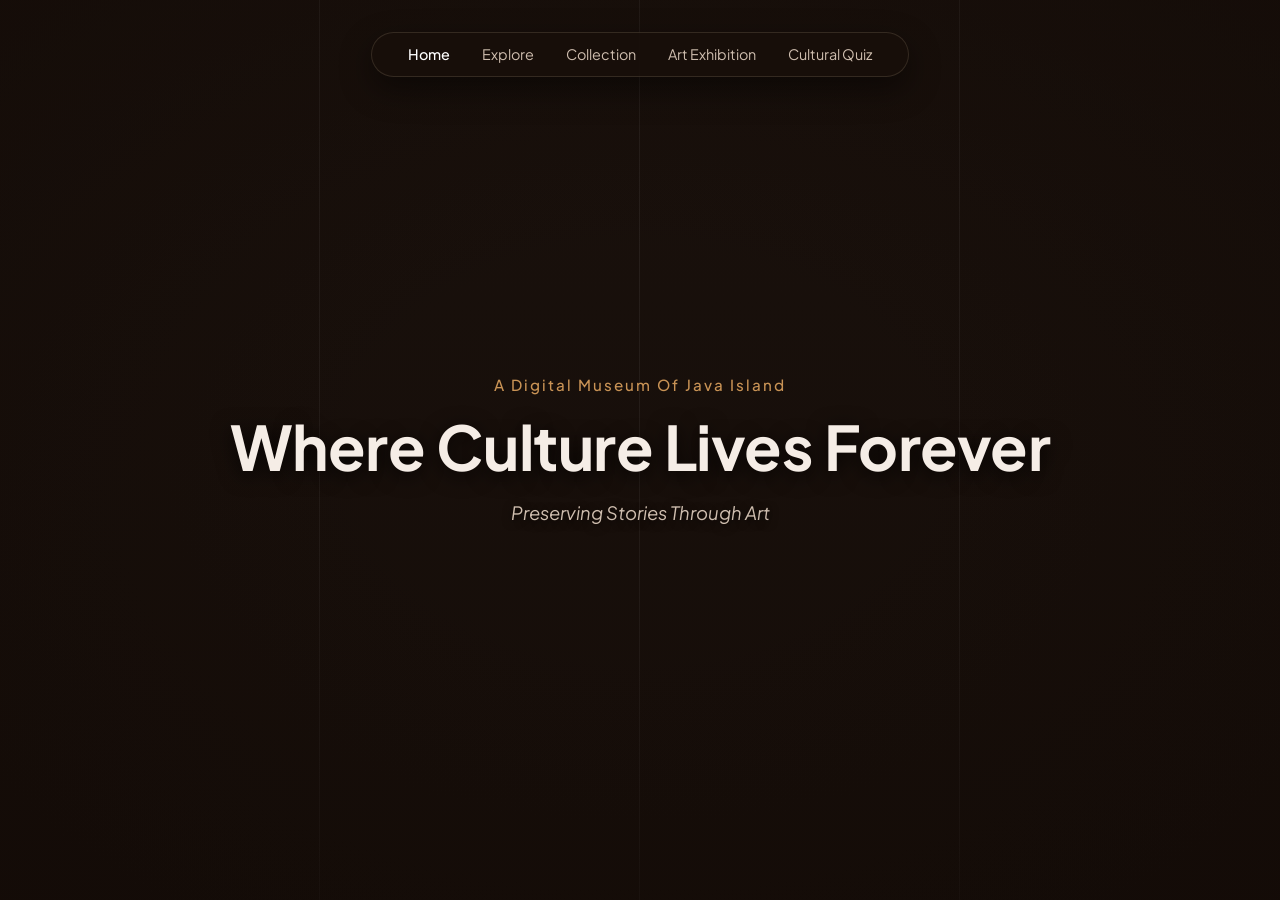
<file: index.html>
<!DOCTYPE html>
<html lang="id">
<head>
  <meta charset="UTF-8" />
  <meta name="viewport" content="width=device-width, initial-scale=1.0" />
  <title>JAVÈRA - Where Culture Lives Forever</title>

  <!-- Google Fonts -->
  <link rel="preconnect" href="https://fonts.googleapis.com">
  <link rel="preconnect" href="https://fonts.gstatic.com" crossorigin>
  <link href="https://fonts.googleapis.com/css2?family=Playfair+Display:ital,wght@0,500;0,600;0,700;1,400&family=Plus+Jakarta+Sans:wght@300;400;500;600&display=swap" rel="stylesheet">

  <link rel="stylesheet" href="css/style.css"/>
  <link rel="icon" type="image/png" href="assets/images/favicon.png"/>
</head>
<body>

  <!-- Floating Capsule Navbar -->
  <nav class="navbar-wrapper">
    <div class="navbar-capsule">
      <a href="index.html" class="nav-item active">Home</a>
      <a href="explore.html" class="nav-item">Explore</a>
      <a href="collection.html" class="nav-item">Collection</a>
      <a href="exhibition.html" class="nav-item">Art Exhibition</a>
      <a href="quiz.html" class="nav-item">Cultural Quiz</a>
    </div>
  </nav>

  <!-- 1. Hero Section --> 
  <main class="hero-section" id="home">
    <!-- 4 Split Columns Background Video (Durasi 60 detik per loop) -->
    <div class="video-grid">
      <!-- Kolom 1: Jawa Timur (detik 20 - 80) -->
      <div class="video-item">
        <video autoplay muted loop playsinline class="hero-video">
          <source src="assets/videos/jatim.mp4#t=20,80" type="video/mp4" />
        </video>
      </div>

      <!-- Kolom 2: D.I. Yogyakarta (detik 22 - 82) -->
      <div class="video-item">
        <video autoplay muted loop playsinline class="hero-video">
          <source src="assets/videos/jogja.mp4#t=22,82" type="video/mp4" />
        </video>
      </div>

      <!-- Kolom 3: Jawa Barat (detik 16 - 76) -->
      <div class="video-item">
        <video autoplay muted loop playsinline class="hero-video">
          <source src="assets/videos/jabar.mp4#t=16,76" type="video/mp4" />
        </video>
      </div>

      <!-- Kolom 4: Keraton Yogyakarta / Jawa Tengah (detik 12 - 72) -->
      <div class="video-item">
        <video autoplay muted loop playsinline class="hero-video">
          <source src="assets/videos/keraton.mp4#t=12,72" type="video/mp4" />
        </video>
      </div>
    </div>

    <!-- Overlay Gelap Tipis & Efek Vignette -->
    <div class="hero-overlay"></div>

    <!-- Konten Teks Tengah -->
    <div class="hero-content">
      <span class="sub-tagline">A Digital Museum of Java Island</span>
      <h1 class="main-title">Where Culture Lives Forever</h1>
      <p class="tagline">Preserving Stories Through Art</p>
    </div>
  </main>

  <script type="module" src="js/main.js"></script>
</body>
</html>
</file>
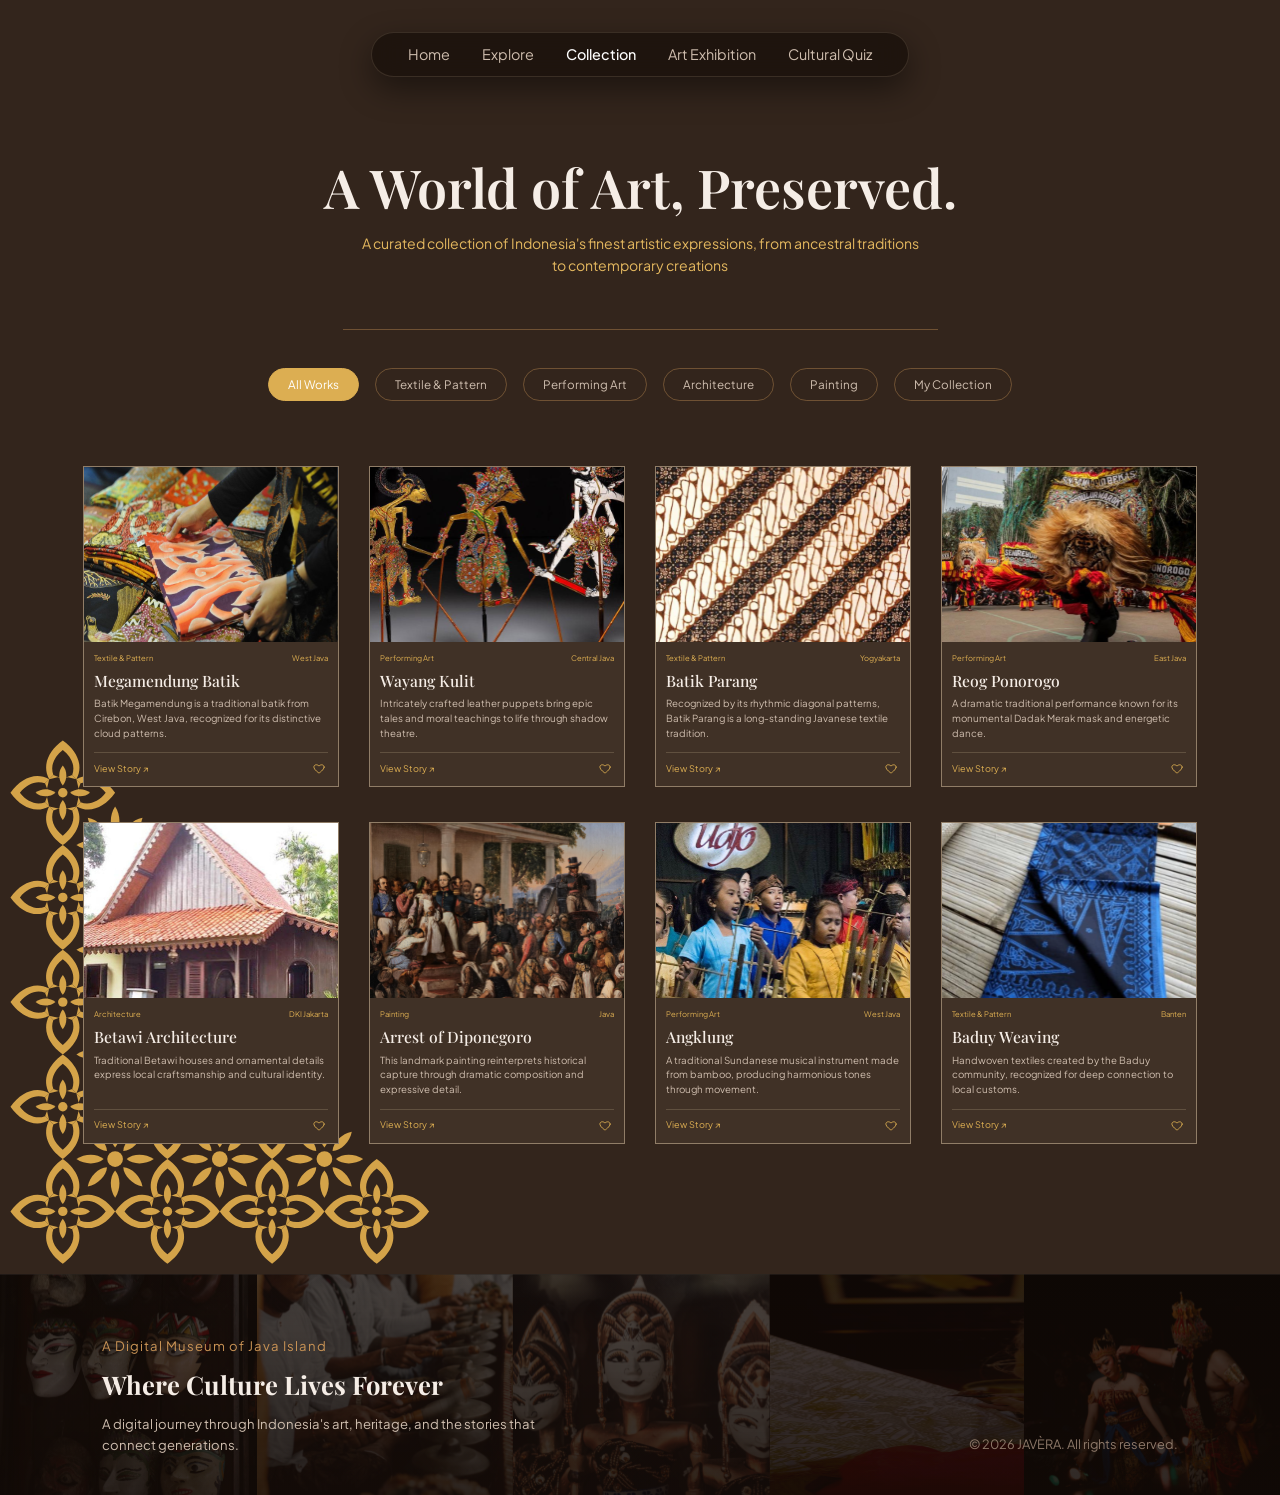
<file: collection.html>
<!DOCTYPE html>
<html lang="en">

<head>
    <meta charset="UTF-8" />
    <meta name="viewport" content="width=device-width, initial-scale=1.0" />
    <title>JAVÈRA - Collection</title>

    <!-- Google Fonts -->
    <link rel="preconnect" href="https://fonts.googleapis.com">
    <link rel="preconnect" href="https://fonts.gstatic.com" crossorigin>
    <link
        href="https://fonts.googleapis.com/css2?family=Playfair+Display:wght@400;500;600;700&family=Plus+Jakarta+Sans:wght@300;400;500;600&display=swap"
        rel="stylesheet">

    <link rel="stylesheet" href="css/style.css"/>
    <link rel="icon" type="image/png" href="assets/images/favicon.png"/>

</head>

<body>

    <!-- NAVBAR -->
    <nav class="navbar-wrapper">
        <div class="navbar-capsule">
            <a href="index.html" class="nav-item">Home</a>
            <a href="explore.html" class="nav-item">Explore</a>
            <a href="collection.html" class="nav-item active">Collection</a>
            <a href="exhibition.html" class="nav-item">Art Exhibition</a>
            <a href="quiz.html" class="nav-item">Cultural Quiz</a>
        </div>
    </nav>

    <main class="collection-section">

        <!-- HERO SECTION -->
        <section class="collection-hero">
            <h1 class="collection-title">A World of Art, Preserved.</h1>

            <p class="collection-description">
                A curated collection of Indonesia's finest artistic expressions,
                from ancestral traditions to contemporary creations
            </p>

            <div class="collection-divider"></div>
        </section>

        <!-- FILTER CATEGORY -->
        <section class="collection-filter">
            <button class="filter-btn active" data-filter="all">All Works</button>
            <button class="filter-btn" data-filter="textile">Textile & Pattern</button>
            <button class="filter-btn" data-filter="performing">Performing Art</button>
            <button class="filter-btn" data-filter="architecture">Architecture</button>
            <button class="filter-btn" data-filter="painting">Painting</button>
            <button class="filter-btn" data-filter="favorite">My Collection</button>
        </section>

        <!-- ARTWORK GRID -->
    <section class="artwork-grid" id="artworkGrid">

      <article class="artwork-card"
               data-category="textile"
               data-subtitle="Traditional batik from Cirebon, West Java"
               data-about="Batik Megamendung is a prominent traditional batik motif originating from Cirebon, West Java. Characterized by bold, layered cloud formations in gradations of blue and crimson, the pattern reflects historical acculturation between local Javanese traditions and Chinese cultural influences. Each curve symbolizes patience, emotional composure, and wisdom in leadership."
               data-region="Cirebon, West Java"
               data-artform="Traditional Textile"
               data-technique="Wax-resist dyeing"
               data-material="Fabric and batik wax">
        <div class="artwork-image">
          <img src="assets/images/collections/megamendung.svg" alt="Megamendung Batik">
        </div>
        <div class="artwork-info">
          <div class="artwork-meta">
            <span class="meta-category">Textile & Pattern</span>
            <span class="meta-region">West Java</span>
          </div>
          <h3>Megamendung Batik</h3>
          <p>Batik Megamendung is a traditional batik from Cirebon, West Java, recognized for its distinctive cloud patterns.</p>
          <div class="artwork-footer">
            <a href="#" class="story-link">View Story ↗</a>
            <button class="favorite-btn" aria-label="Add to favorites">
              <svg viewBox="0 0 24 24" fill="none"><path d="M20.8 8.8C20.8 13.2 12 19 12 19S3.2 13.2 3.2 8.8C3.2 4.5 8.5 3.2 12 7C15.5 3.2 20.8 4.5 20.8 8.8Z" stroke="currentColor" stroke-width="1.5" stroke-linecap="round" stroke-linejoin="round"/></svg>
            </button>
          </div>
        </div>
      </article>

      <article class="artwork-card"
               data-category="performing"
               data-subtitle="Traditional shadow puppetry of Java"
               data-about="Wayang Kulit is a traditional form of shadow theatre in which intricately carved leather puppets bring stories to life behind a screen. Accompanied by gamelan music and guided by a dalang, performances explore themes of morality, duty, leadership, and human relationships. The art combines craftsmanship, storytelling, music, and philosophy in one enduring cultural tradition."
               data-region="Central Java & Yogyakarta"
               data-artform="Puppetry and Performance"
               data-technique="Leather carving and perforation"
               data-material="Animal hide and wooden handles">
        <div class="artwork-image">
          <img src="assets/images/collections/wayang-kulit.svg" alt="Wayang Kulit">
        </div>
        <div class="artwork-info">
          <div class="artwork-meta">
            <span class="meta-category">Performing Art</span>
            <span class="meta-region">Central Java</span>
          </div>
          <h3>Wayang Kulit</h3>
          <p>Intricately crafted leather puppets bring epic tales and moral teachings to life through shadow theatre.</p>
          <div class="artwork-footer">
            <a href="#" class="story-link">View Story ↗</a>
            <button class="favorite-btn" aria-label="Add to favorites">
              <svg viewBox="0 0 24 24" fill="none"><path d="M20.8 8.8C20.8 13.2 12 19 12 19S3.2 13.2 3.2 8.8C3.2 4.5 8.5 3.2 12 7C15.5 3.2 20.8 4.5 20.8 8.8Z" stroke="currentColor" stroke-width="1.5" stroke-linecap="round" stroke-linejoin="round"/></svg>
            </button>
          </div>
        </div>
      </article>

      <article class="artwork-card"
               data-category="textile"
               data-subtitle="A classic Javanese batik tradition"
               data-about="Batik Parang features repeated diagonal patterns resembling waves or flowing blades. Historically associated with Javanese court traditions, its continuous forms are often interpreted as symbols of perseverance, strength, and the determination to move forward. Its distinctive rhythm makes it one of Java’s most recognizable batik motifs."
               data-region="Yogyakarta"
               data-artform="Traditional Textile"
               data-technique="Batik dyeing"
               data-material="Cotton or silk fabric">
        <div class="artwork-image">
          <img src="assets/images/collections/batik-parang.svg" alt="Batik Parang">
        </div>
        <div class="artwork-info">
          <div class="artwork-meta">
            <span class="meta-category">Textile & Pattern</span>
            <span class="meta-region">Yogyakarta</span>
          </div>
          <h3>Batik Parang</h3>
          <p>Recognized by its rhythmic diagonal patterns, Batik Parang is a long-standing Javanese textile tradition.</p>
          <div class="artwork-footer">
            <a href="#" class="story-link">View Story ↗</a>
            <button class="favorite-btn" aria-label="Add to favorites">
              <svg viewBox="0 0 24 24" fill="none"><path d="M20.8 8.8C20.8 13.2 12 19 12 19S3.2 13.2 3.2 8.8C3.2 4.5 8.5 3.2 12 7C15.5 3.2 20.8 4.5 20.8 8.8Z" stroke="currentColor" stroke-width="1.5" stroke-linecap="round" stroke-linejoin="round"/></svg>
            </button>
          </div>
        </div>
      </article>

      <article class="artwork-card"
               data-category="performing"
               data-subtitle="A dramatic traditional performance from Ponorogo"
               data-about="Reog Ponorogo is a spectacular performance tradition recognized for its enormous Dadak Merak mask, decorated with peacock feathers and a striking tiger-like face. Combining dance, music, costumes, and local legends, the performance reflects the creativity and collective spirit of the Ponorogo community."
               data-region="Ponorogo, East Java"
               data-artform="Traditional Performance"
               data-technique="Dadak Merak & Dance"
               data-material="Feathers, bamboo, and structural materials">
        <div class="artwork-image">
          <img src="assets/images/collections/reog-ponorogo.svg" alt="Reog Ponorogo">
        </div>
        <div class="artwork-info">
          <div class="artwork-meta">
            <span class="meta-category">Performing Art</span>
            <span class="meta-region">East Java</span>
          </div>
          <h3>Reog Ponorogo</h3>
          <p>A dramatic traditional performance known for its monumental Dadak Merak mask and energetic dance.</p>
          <div class="artwork-footer">
            <a href="#" class="story-link">View Story ↗</a>
            <button class="favorite-btn" aria-label="Add to favorites">
              <svg viewBox="0 0 24 24" fill="none"><path d="M20.8 8.8C20.8 13.2 12 19 12 19S3.2 13.2 3.2 8.8C3.2 4.5 8.5 3.2 12 7C15.5 3.2 20.8 4.5 20.8 8.8Z" stroke="currentColor" stroke-width="1.5" stroke-linecap="round" stroke-linejoin="round"/></svg>
            </button>
          </div>
        </div>
      </article>

      <article class="artwork-card"
               data-category="architecture"
               data-subtitle="Traditional Betawi houses and cultural identity"
               data-about="Betawi traditional architecture reflects the cultural history of Jakarta and the diverse influences that have shaped the Betawi community. Developed through generations of local building practices and cultural exchange, these houses combine practical design with distinctive architectural features."
               data-region="Jakarta, Indonesia"
               data-artform="Traditional Vernacular Architecture"
               data-technique="Vernacular Joinery"
               data-material="Wood, bamboo, and traditional roofing">
        <div class="artwork-image">
          <img src="assets/images/collections/betawi.svg" alt="Betawi Architecture">
        </div>
        <div class="artwork-info">
          <div class="artwork-meta">
            <span class="meta-category">Architecture</span>
            <span class="meta-region">DKI Jakarta</span>
          </div>
          <h3>Betawi Architecture</h3>
          <p>Traditional Betawi houses and ornamental details express local craftsmanship and cultural identity.</p>
          <div class="artwork-footer">
            <a href="#" class="story-link">View Story ↗</a>
            <button class="favorite-btn" aria-label="Add to favorites">
              <svg viewBox="0 0 24 24" fill="none"><path d="M20.8 8.8C20.8 13.2 12 19 12 19S3.2 13.2 3.2 8.8C3.2 4.5 8.5 3.2 12 7C15.5 3.2 20.8 4.5 20.8 8.8Z" stroke="currentColor" stroke-width="1.5" stroke-linecap="round" stroke-linejoin="round"/></svg>
            </button>
          </div>
        </div>
      </article>

      <article class="artwork-card"
               data-category="painting"
               data-subtitle="Raden Saleh · 1857"
               data-about="Created by Raden Saleh in 1857, this celebrated painting depicts the capture of Prince Diponegoro by Dutch colonial forces in 1830. Through dramatic gestures, expressive faces, and a carefully composed scene, Saleh presents a powerful interpretation of a pivotal moment in Indonesian history."
               data-region="Java (Raden Saleh)"
               data-artform="Historical Painting"
               data-technique="Oil painting"
               data-material="Oil on canvas">
        <div class="artwork-image">
          <img src="assets/images/collections/pangeran-diponegoro.svg" alt="Prince Diponegoro Painting">
        </div>
        <div class="artwork-info">
          <div class="artwork-meta">
            <span class="meta-category">Painting</span>
            <span class="meta-region">Java</span>
          </div>
          <h3>Arrest of Diponegoro</h3>
          <p>This landmark painting reinterprets historical capture through dramatic composition and expressive detail.</p>
          <div class="artwork-footer">
            <a href="#" class="story-link">View Story ↗</a>
            <button class="favorite-btn" aria-label="Add to favorites">
              <svg viewBox="0 0 24 24" fill="none"><path d="M20.8 8.8C20.8 13.2 12 19 12 19S3.2 13.2 3.2 8.8C3.2 4.5 8.5 3.2 12 7C15.5 3.2 20.8 4.5 20.8 8.8Z" stroke="currentColor" stroke-width="1.5" stroke-linecap="round" stroke-linejoin="round"/></svg>
            </button>
          </div>
        </div>
      </article>

      <article class="artwork-card"
               data-category="performing"
               data-subtitle="A traditional Sundanese musical instrument"
               data-about="Angklung is a traditional musical instrument strongly associated with Sundanese culture in West Java. Made from bamboo tubes attached to a bamboo frame and secured with rattan, each instrument is carefully crafted to produce a particular note or chord when shaken."
               data-region="West Java, Indonesia"
               data-artform="Traditional Music"
               data-technique="Bamboo shaping and tuning"
               data-material="Bamboo and rattan">
        <div class="artwork-image">
          <img src="assets/images/collections/angklung.svg" alt="Angklung">
        </div>
        <div class="artwork-info">
          <div class="artwork-meta">
            <span class="meta-category">Performing Art</span>
            <span class="meta-region">West Java</span>
          </div>
          <h3>Angklung</h3>
          <p>A traditional Sundanese musical instrument made from bamboo, producing harmonious tones through movement.</p>
          <div class="artwork-footer">
            <a href="#" class="story-link">View Story ↗</a>
            <button class="favorite-btn" aria-label="Add to favorites">
              <svg viewBox="0 0 24 24" fill="none"><path d="M20.8 8.8C20.8 13.2 12 19 12 19S3.2 13.2 3.2 8.8C3.2 4.5 8.5 3.2 12 7C15.5 3.2 20.8 4.5 20.8 8.8Z" stroke="currentColor" stroke-width="1.5" stroke-linecap="round" stroke-linejoin="round"/></svg>
            </button>
          </div>
        </div>
      </article>

      <article class="artwork-card"
               data-category="textile"
               data-subtitle="Handwoven textiles created by Baduy community"
               data-about="Baduy Traditional Weaving reflects the cultural identity and everyday traditions of the Baduy community in Lebak, Banten. Created through generations of inherited knowledge, these textiles demonstrate the relationship between craftsmanship, local customs, and the natural environment."
               data-region="Lebak, Banten"
               data-artform="Traditional Textile"
               data-technique="Handweaving"
               data-material="Thread and natural textile fibers">
        <div class="artwork-image">
          <img src="assets/images/collections/baduy-weaving.svg" alt="Baduy Weaving">
        </div>
        <div class="artwork-info">
          <div class="artwork-meta">
            <span class="meta-category">Textile & Pattern</span>
            <span class="meta-region">Banten</span>
          </div>
          <h3>Baduy Weaving</h3>
          <p>Handwoven textiles created by the Baduy community, recognized for deep connection to local customs.</p>
          <div class="artwork-footer">
            <a href="#" class="story-link">View Story ↗</a>
            <button class="favorite-btn" aria-label="Add to favorites">
              <svg viewBox="0 0 24 24" fill="none"><path d="M20.8 8.8C20.8 13.2 12 19 12 19S3.2 13.2 3.2 8.8C3.2 4.5 8.5 3.2 12 7C15.5 3.2 20.8 4.5 20.8 8.8Z" stroke="currentColor" stroke-width="1.5" stroke-linecap="round" stroke-linejoin="round"/></svg>
            </button>
          </div>
        </div>
      </article>

    </section>

        <!-- BATIK ORNAMENT -->
        <div class="collection-ornament">
            <svg viewBox="0 0 430 520" fill="none" xmlns="http://www.w3.org/2000/svg">
                <defs>
                    <path id="outer-lobe" fill="#D4A349" d="
        M -13,-13
        C -20,-26 -14,-40 0,-50
        C 14,-40 20,-26 13,-13
        L 9,-17
        C 12,-25 9,-34 0,-41
        C -9,-34 -12,-25 -9,-17
        Z
      " />

                    <path id="inner-seed" fill="#D4A349" d="
        M 0,-7
        C 4.5,-12 4.5,-21 0,-26
        C -4.5,-21 -4.5,-12 0,-7
        Z
      " />

                    <path id="star-petal" fill="#D4A349" d="
        M 0,-11
        C 5.5,-17 5.5,-29 0,-37
        C -5.5,-29 -5.5,-17 0,-11
        Z
      " />

                    <g id="batik-flower">

                        <use href="#outer-lobe" />
                        <use href="#outer-lobe" transform="rotate(90)" />
                        <use href="#outer-lobe" transform="rotate(180)" />
                        <use href="#outer-lobe" transform="rotate(270)" />
                        <path fill="#D4A349" d="
          M -13,-13 L 0,-16 L 13,-13 L 9,-17 L 0,-13.5 L -9,-17 Z
          M 13,-13 L 16,0 L 13,13 L 17,9 L 13.5,0 L 17,-9 Z
          M 13,13 L 0,16 L -13,13 L -9,17 L 0,13.5 L 9,17 Z
          M -13,13 L -16,0 L -13,-13 L -17,-9 L -13.5,0 L -17,9 Z
        " />

                        <use href="#inner-seed" />
                        <use href="#inner-seed" transform="rotate(90)" />
                        <use href="#inner-seed" transform="rotate(180)" />
                        <use href="#inner-seed" transform="rotate(270)" />
                        <circle cx="0" cy="0" r="4.5" fill="#D4A349" />
                    </g>


                    <g id="batik-star">
                        <use href="#star-petal" />
                        <use href="#star-petal" transform="rotate(45)" />
                        <use href="#star-petal" transform="rotate(90)" />
                        <use href="#star-petal" transform="rotate(135)" />
                        <use href="#star-petal" transform="rotate(180)" />
                        <use href="#star-petal" transform="rotate(225)" />
                        <use href="#star-petal" transform="rotate(270)" />
                        <use href="#star-petal" transform="rotate(315)" />
                        <circle cx="0" cy="0" r="7.5" fill="#D4A349" />
                    </g>
                </defs>

                <!-- GRID -->
                <use href="#batik-flower" x="60" y="60" />

                <use href="#batik-star" x="110" y="110" />

                <use href="#batik-flower" x="60" y="160" />
                <use href="#batik-flower" x="160" y="160" />

                <use href="#batik-star" x="110" y="210" />

                <use href="#batik-flower" x="60" y="260" />
                <use href="#batik-flower" x="160" y="260" />

                <use href="#batik-star" x="110" y="310" />
                <use href="#batik-star" x="210" y="310" />

                <use href="#batik-flower" x="60" y="360" />
                <use href="#batik-flower" x="160" y="360" />
                <use href="#batik-flower" x="260" y="360" />

                <use href="#batik-star" x="110" y="410" />
                <use href="#batik-star" x="210" y="410" />
                <use href="#batik-star" x="310" y="410" />

                <use href="#batik-flower" x="60" y="460" />
                <use href="#batik-flower" x="160" y="460" />
                <use href="#batik-flower" x="260" y="460" />
                <use href="#batik-flower" x="360" y="460" />
            </svg>
        </div>

    </main>

    <!-- FOOTER -->
    <footer class="main-footer collection-footer">
        <div class="footer-overlay"></div>

        <div class="footer-content">
            <div class="footer-brand">
                <span class="footer-tag">A Digital Museum of Java Island</span>
                <h3 class="footer-title">Where Culture Lives Forever</h3>
                <p class="footer-desc">
                    A digital journey through Indonesia's art, heritage,
                    and the stories that connect generations.
                </p>
            </div>

            <div class="footer-copyright">
                <p>&copy; 2026 JAVÈRA. All rights reserved.</p>
            </div>
        </div>
    </footer>

        <!-- STORY DETAIL MODAL -->
    <div class="story-modal-overlay" id="storyModal" aria-hidden="true">
        <div class="story-modal-card" role="dialog" aria-modal="true" aria-labelledby="modalTitle">

            <!-- Left: Artwork Image -->
            <div class="story-modal-image">
                <img src="assets/images/collections/megamendung.svg" alt="Megamendung Batik" id="modalImg">
            </div>

            <!-- Right: Artwork Details -->
            <div class="story-modal-body">
                <div class="story-modal-top">
                    <div class="story-modal-meta">
                        <span id="modalCategory">Textile & Pattern</span>
                        <span class="meta-dot">•</span>
                        <span id="modalRegion">West Java</span>
                    </div>

                    <h2 class="story-modal-title" id="modalTitle">Megamendung Batik</h2>

                    <p class="story-modal-subtitle" id="modalSubtitle">
                        Traditional batik from Cirebon, West Java
                    </p>

                    <div class="story-modal-divider"></div>

                    <div class="story-modal-section">
                        <h4>About this art</h4>
                        <p id="modalAbout">
                            Batik Megamendung is known for its flowing, cloud-shaped motifs rooted in Cirebon's artistic
                            heritage and cultural exchange. Its blue tones symbolize calmness, patience, and serenity,
                            while layered patterns reflect wisdom. Passed down through generations, it preserves
                            Cirebon's identity and inspires contemporary design.
                        </p>
                    </div>

                    <div class="story-modal-section">
                        <h4>Artwork Information</h4>
                        <ul class="artwork-info-list">
                            <li><strong>Region —</strong> <span id="modalInfoRegion">Cirebon, West Java</span></li>
                            <li><strong>Art Form —</strong> <span id="modalInfoArtForm">Traditional Textile</span></li>
                            <li><strong>Technique —</strong> <span id="modalInfoTechnique">Wax-resist dyeing</span></li>
                            <li><strong>Material —</strong> <span id="modalInfoMaterial">Fabric and batik wax</span>
                            </li>
                        </ul>
                    </div>
                </div>

                <div class="story-modal-actions">
                    <button class="modal-save-btn" id="modalSaveBtn" type="button">
                        <svg viewBox="0 0 24 24" fill="none">
                            <path
                                d="M20.8 8.8C20.8 13.2 12 19 12 19S3.2 13.2 3.2 8.8C3.2 4.5 8.5 3.2 12 7C15.5 3.2 20.8 4.5 20.8 8.8Z"
                                stroke="currentColor" stroke-width="1.5" stroke-linecap="round"
                                stroke-linejoin="round" />
                        </svg>
                        <span id="modalSaveText">SAVE TO MY COLLECTION</span>
                    </button>
                </div>
            </div>

        </div>
    </div>

    <!-- JAVASCRIPT -->
    <script>
        document.addEventListener("DOMContentLoaded", function () {
            const filterButtons = document.querySelectorAll(".filter-btn");
            const artworkCards = document.querySelectorAll(".artwork-card");
            const storyModal = document.getElementById("storyModal");

            const modalImg = document.getElementById("modalImg");
            const modalCategory = document.getElementById("modalCategory");
            const modalRegion = document.getElementById("modalRegion");
            const modalTitle = document.getElementById("modalTitle");
            const modalSubtitle = document.getElementById("modalSubtitle");
            const modalAbout = document.getElementById("modalAbout");
            const modalInfoRegion = document.getElementById("modalInfoRegion");
            const modalInfoArtForm = document.getElementById("modalInfoArtForm");
            const modalInfoTechnique = document.getElementById("modalInfoTechnique");
            const modalInfoMaterial = document.getElementById("modalInfoMaterial");
            const modalSaveBtn = document.getElementById("modalSaveBtn");
            const modalSaveText = document.getElementById("modalSaveText");

            let activeCard = null;
            let currentFilter = "all";

            // 1. FILTER KATEGORI
            function applyFilter(filterValue) {
                currentFilter = filterValue;
                artworkCards.forEach((card) => {
                    const category = card.getAttribute("data-category");
                    const favBtn = card.querySelector(".favorite-btn");
                    const isLiked = favBtn ? favBtn.classList.contains("liked") : false;

                    if (filterValue === "all") {
                        card.classList.remove("hidden");
                    } else if (filterValue === "favorite") {
                        card.classList.toggle("hidden", !isLiked);
                    } else {
                        card.classList.toggle("hidden", category !== filterValue);
                    }
                });
            }

            filterButtons.forEach((btn) => {
                btn.addEventListener("click", () => {
                    filterButtons.forEach((b) => b.classList.remove("active"));
                    btn.classList.add("active");
                    applyFilter(btn.getAttribute("data-filter"));
                });
            });

            // 2. TOMBOL FAVORITE DI CARD
            artworkCards.forEach((card) => {
                const favBtn = card.querySelector(".favorite-btn");
                if (!favBtn) return;

                favBtn.addEventListener("click", (e) => {
                    e.preventDefault();
                    e.stopPropagation();
                    favBtn.classList.toggle("liked");

                    if (currentFilter === "favorite") {
                        applyFilter("favorite");
                    }
                });
            });

           // 3. BUKA MODAL SAAT KLIK "VIEW STORY ↗"
      artworkCards.forEach((card) => {
        const storyLink = card.querySelector(".story-link");
        if (!storyLink) return;

        storyLink.addEventListener("click", (e) => {
          e.preventDefault();
          activeCard = card;

          const imgEl = card.querySelector(".artwork-image img");
          const metaSpans = card.querySelectorAll(".artwork-meta span");
          const titleEl = card.querySelector("h3");
          const descEl = card.querySelector("p");
          const favBtn = card.querySelector(".favorite-btn");

          const imgSrc = imgEl ? imgEl.getAttribute("src") : "";
          const imgAlt = imgEl ? imgEl.getAttribute("alt") : "";
          const category = metaSpans[0] ? metaSpans[0].textContent : "Textile & Pattern";
          const region = metaSpans[1] ? metaSpans[1].textContent : "West Java";
          const title = titleEl ? titleEl.textContent : "";
          const defaultDesc = descEl ? descEl.textContent.trim() : "";

          // Mengambil data unik dari atribut card yang diklik
          modalImg.src = imgSrc;
          modalImg.alt = imgAlt;
          modalCategory.textContent = category;
          modalRegion.textContent = region;
          modalTitle.textContent = title;
          modalSubtitle.textContent = card.getAttribute("data-subtitle") || defaultDesc;
          modalAbout.textContent = card.getAttribute("data-about") || defaultDesc;
          modalInfoRegion.textContent = card.getAttribute("data-region") || region;
          modalInfoArtForm.textContent = card.getAttribute("data-artform") || "Traditional Art";
          modalInfoTechnique.textContent = card.getAttribute("data-technique") || "Standard Technique";
          modalInfoMaterial.textContent = card.getAttribute("data-material") || "Natural Materials";

          const isLiked = favBtn ? favBtn.classList.contains("liked") : false;
          updateModalSaveButton(isLiked);

          storyModal.classList.add("active");
          storyModal.setAttribute("aria-hidden", "false");
          document.body.style.overflow = "hidden";
        });
      });

            // 4. SINKRONISASI TOMBOL SAVE DI MODAL
            function updateModalSaveButton(isLiked) {
                modalSaveBtn.classList.toggle("liked", isLiked);
                modalSaveText.textContent = isLiked
                    ? "SAVED TO MY COLLECTION"
                    : "SAVE TO MY COLLECTION";
            }

            modalSaveBtn.addEventListener("click", () => {
                if (!activeCard) return;
                const cardFavBtn = activeCard.querySelector(".favorite-btn");
                if (!cardFavBtn) return;

                cardFavBtn.classList.toggle("liked");
                const isLiked = cardFavBtn.classList.contains("liked");
                updateModalSaveButton(isLiked);

                if (currentFilter === "favorite") {
                    applyFilter("favorite");
                }
            });

            // 5. TUTUP MODAL (KLIK AREA GELAP / TEKAN ESC)
            function closeModal() {
                storyModal.classList.remove("active");
                storyModal.setAttribute("aria-hidden", "true");
                document.body.style.overflow = "";
                activeCard = null;
            }

            storyModal.addEventListener("click", (e) => {
                if (e.target === storyModal) {
                    closeModal();
                }
            });

            document.addEventListener("keydown", (e) => {
                if (e.key === "Escape" && storyModal.classList.contains("active")) {
                    closeModal();
                }
            });
        });
    </script>

</body>

</html>
</file>
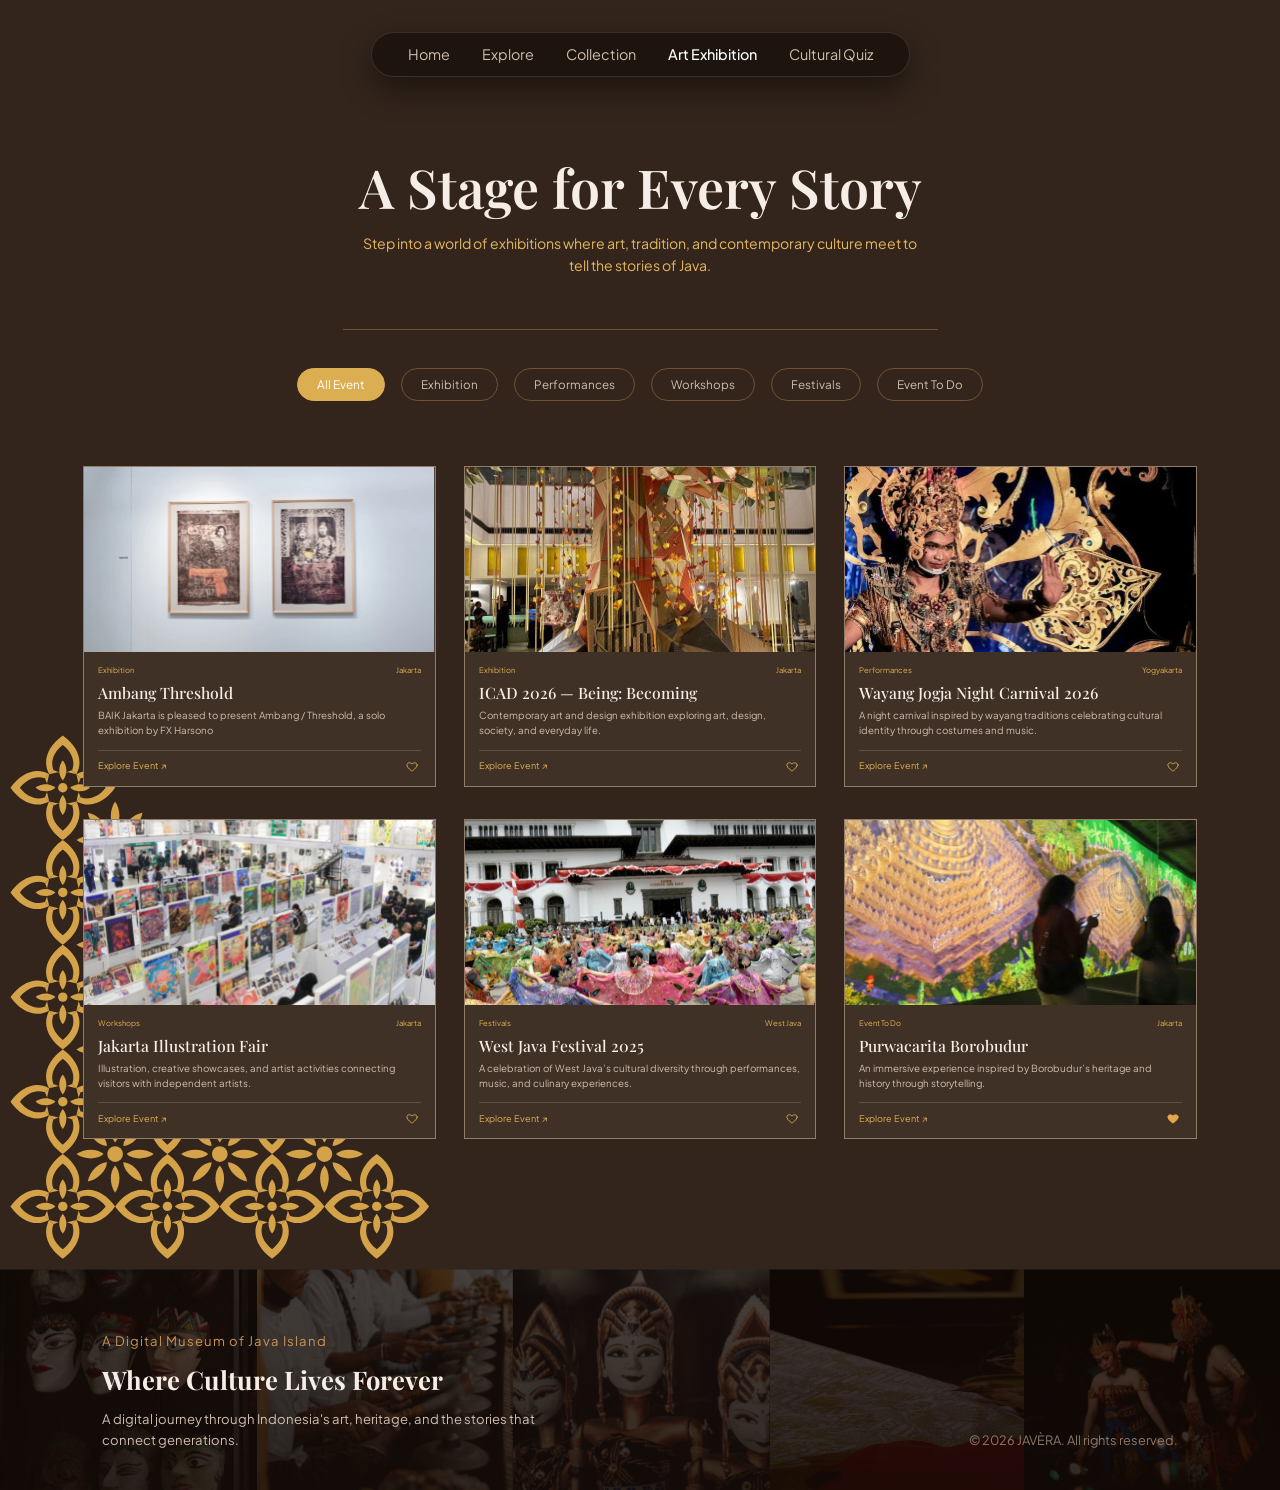
<file: exhibition.html>
<!DOCTYPE html>
<html lang="en">
<head>
  <meta charset="UTF-8" />
  <meta name="viewport" content="width=device-width, initial-scale=1.0" />
  <title>JAVÈRA - Art Exhibition</title>

  <link rel="preconnect" href="https://fonts.googleapis.com">
  <link rel="preconnect" href="https://fonts.gstatic.com" crossorigin>
  <link href="https://fonts.googleapis.com/css2?family=Playfair+Display:wght@400;500;600;700&family=Plus+Jakarta+Sans:wght@300;400;500;600&display=swap" rel="stylesheet">

  <link rel="stylesheet" href="css/style.css" />
  <link rel="icon" type="image/png" href="assets/images/favicon.png"/>
</head>

<body>

  <nav class="navbar-wrapper">
    <div class="navbar-capsule">
      <a href="index.html" class="nav-item">Home</a>
      <a href="explore.html" class="nav-item">Explore</a>
      <a href="collection.html" class="nav-item">Collection</a>
      <a href="exhibition.html" class="nav-item active">Art Exhibition</a>
      <a href="quiz.html" class="nav-item">Cultural Quiz</a>
    </div>
  </nav>

  <main class="collection-section">

    <section class="collection-hero">
      <h1 class="collection-title">A Stage for Every Story</h1>

      <p class="collection-description">
        Step into a world of exhibitions where art, tradition, and contemporary culture meet to tell the
        stories of Java.
      </p>

      <div class="collection-divider"></div>
    </section>

    <section class="collection-filter">
      <button class="filter-btn active" data-filter="all">All Event</button>
      <button class="filter-btn" data-filter="exhibition">Exhibition</button>
      <button class="filter-btn" data-filter="performances">Performances</button>
      <button class="filter-btn" data-filter="workshops">Workshops</button>
      <button class="filter-btn" data-filter="festivals">Festivals</button>
      <button class="filter-btn" data-filter="favorite">Event To Do</button>
    </section>

    <section class="exhibition-grid" id="exhibitionGrid">

      <article class="artwork-card"
               data-category="exhibition"
               data-subtitle="BAIK Jakarta is pleased to present Ambang / Threshold, a solo exhibition by FX Harsono"
               data-about="BAIK Jakarta is pleased to present Ambang / Threshold, a solo exhibition by FX Harsono. Focusing on the ambivalent position of the Chinese-Indonesian community, Harsono revisits the icons, symbols, and metaphors recurred in his works from the mid-1970s, engaging them through new approaches with meanings that are still as relevant as ever."
               data-location="Jakarta"
               data-artist="FX Harsono">
        <div class="artwork-image">
          <img src="assets/images/exhibitions/ambang-threshold.svg" onerror="this.src='assets/images/collection-img.svg'" alt="Ambang Threshold">
        </div>
        <div class="artwork-info">
          <div class="artwork-meta">
            <span class="meta-category">Exhibition</span>
            <span class="meta-region">Jakarta</span>
          </div>
          <h3>Ambang Threshold</h3>
          <p>BAIK Jakarta is pleased to present Ambang / Threshold, a solo exhibition by FX Harsono</p>
          <div class="artwork-footer">
            <a href="#" class="story-link">Explore Event ↗</a>
            <button class="favorite-btn" aria-label="Save to my event to do">
              <svg viewBox="0 0 24 24" fill="none"><path d="M20.8 8.8C20.8 13.2 12 19 12 19S3.2 13.2 3.2 8.8C3.2 4.5 8.5 3.2 12 7C15.5 3.2 20.8 4.5 20.8 8.8Z" stroke="currentColor" stroke-width="1.5" stroke-linecap="round" stroke-linejoin="round"/></svg>
            </button>
          </div>
        </div>
      </article>

      <article class="artwork-card"
               data-category="exhibition"
               data-subtitle="Contemporary art and design exhibition"
               data-about="ICAD (Indonesia Contemporary Art and Design) brings together artists, designers, and creative practitioners through exhibitions that explore the relationship between art, design, society, and everyday life. Its multidisciplinary approach creates a space for new perspectives and conversations about contemporary Indonesian creativity."
               data-location="Grandkemang Hotel, Jakarta (8 Oct – 8 Nov 2026)"
               data-artist="ICAD Organizer">
        <div class="artwork-image">
          <img src="assets/images/exhibitions/ICAD.svg" onerror="this.src='assets/images/collection-img.svg'" alt="ICAD 2026">
        </div>
        <div class="artwork-info">
          <div class="artwork-meta">
            <span class="meta-category">Exhibition</span>
            <span class="meta-region">Jakarta</span>
          </div>
          <h3>ICAD 2026 — Being: Becoming</h3>
          <p>Contemporary art and design exhibition exploring art, design, society, and everyday life.</p>
          <div class="artwork-footer">
            <a href="#" class="story-link">Explore Event ↗</a>
            <button class="favorite-btn" aria-label="Save to my event to do">
              <svg viewBox="0 0 24 24" fill="none"><path d="M20.8 8.8C20.8 13.2 12 19 12 19S3.2 13.2 3.2 8.8C3.2 4.5 8.5 3.2 12 7C15.5 3.2 20.8 4.5 20.8 8.8Z" stroke="currentColor" stroke-width="1.5" stroke-linecap="round" stroke-linejoin="round"/></svg>
            </button>
          </div>
        </div>
      </article>

      <article class="artwork-card"
               data-category="performances"
               data-subtitle="A night carnival inspired by wayang traditions"
               data-about="Wayang Jogja Night Carnival celebrates Yogyakarta’s cultural identity through elaborate costumes, theatrical movement, music, and wayang-inspired visual storytelling. The carnival transforms traditional cultural references into a public performance experience, bringing local creativity and heritage into the streets."
               data-location="Yogyakarta (1–7 October 2026)"
               data-artist="Yogyakarta City Government">
        <div class="artwork-image">
          <img src="assets/images/exhibitions/wayang-jogja.svg" onerror="this.src='assets/images/collection-img.svg'" alt="Wayang Jogja Night Carnival">
        </div>
        <div class="artwork-info">
          <div class="artwork-meta">
            <span class="meta-category">Performances</span>
            <span class="meta-region">Yogyakarta</span>
          </div>
          <h3>Wayang Jogja Night Carnival 2026</h3>
          <p>A night carnival inspired by wayang traditions celebrating cultural identity through costumes and music.</p>
          <div class="artwork-footer">
            <a href="#" class="story-link">Explore Event ↗</a>
            <button class="favorite-btn" aria-label="Save to my event to do">
              <svg viewBox="0 0 24 24" fill="none"><path d="M20.8 8.8C20.8 13.2 12 19 12 19S3.2 13.2 3.2 8.8C3.2 4.5 8.5 3.2 12 7C15.5 3.2 20.8 4.5 20.8 8.8Z" stroke="currentColor" stroke-width="1.5" stroke-linecap="round" stroke-linejoin="round"/></svg>
            </button>
          </div>
        </div>
      </article>

      <article class="artwork-card"
               data-category="workshops"
               data-subtitle="Illustration, creative showcases, and artist activities"
               data-about="JICAF brings together illustrators, independent artists, and creative brands to showcase original works and explore new forms of visual storytelling. Alongside its exhibition and marketplace, the fair provides opportunities for visitors to discover creative processes, connect with artists, and participate in selected public activities."
               data-location="Agora Mall, Jakarta (17 Sept – 4 Oct 2026)"
               data-artist="JICAF">
        <div class="artwork-image">
          <img src="assets/images/exhibitions/JICAF.svg" onerror="this.src='assets/images/collection-img.svg'" alt="JICAF">
        </div>
        <div class="artwork-info">
          <div class="artwork-meta">
            <span class="meta-category">Workshops</span>
            <span class="meta-region">Jakarta</span>
          </div>
          <h3>Jakarta Illustration Fair</h3>
          <p>Illustration, creative showcases, and artist activities connecting visitors with independent artists.</p>
          <div class="artwork-footer">
            <a href="#" class="story-link">Explore Event ↗</a>
            <button class="favorite-btn" aria-label="Save to my event to do">
              <svg viewBox="0 0 24 24" fill="none"><path d="M20.8 8.8C20.8 13.2 12 19 12 19S3.2 13.2 3.2 8.8C3.2 4.5 8.5 3.2 12 7C15.5 3.2 20.8 4.5 20.8 8.8Z" stroke="currentColor" stroke-width="1.5" stroke-linecap="round" stroke-linejoin="round"/></svg>
            </button>
          </div>
        </div>
      </article>

      <article class="artwork-card"
               data-category="festivals"
               data-subtitle="A celebration of West Java’s cultural diversity"
               data-about="West Java Festival celebrates the province’s cultural and creative richness through performances, music, local products, culinary experiences, and community activities. The festival offers a public platform for regional talent and showcases the diversity of West Java’s traditions and contemporary creative industries."
               data-location="Gedung Sate, Bandung (8–9 Nov 2025)"
               data-artist="West Java Provincial Authorities">
        <div class="artwork-image">
          <img src="assets/images/exhibitions/WJF.svg" onerror="this.src='assets/images/collection-img.svg'" alt="West Java Festival">
        </div>
        <div class="artwork-info">
          <div class="artwork-meta">
            <span class="meta-category">Festivals</span>
            <span class="meta-region">West Java</span>
          </div>
          <h3>West Java Festival 2025</h3>
          <p>A celebration of West Java’s cultural diversity through performances, music, and culinary experiences.</p>
          <div class="artwork-footer">
            <a href="#" class="story-link">Explore Event ↗</a>
            <button class="favorite-btn" aria-label="Save to my event to do">
              <svg viewBox="0 0 24 24" fill="none"><path d="M20.8 8.8C20.8 13.2 12 19 12 19S3.2 13.2 3.2 8.8C3.2 4.5 8.5 3.2 12 7C15.5 3.2 20.8 4.5 20.8 8.8Z" stroke="currentColor" stroke-width="1.5" stroke-linecap="round" stroke-linejoin="round"/></svg>
            </button>
          </div>
        </div>
      </article>

      <article class="artwork-card"
               data-category="favorite"
               data-subtitle="An immersive experience inspired by Borobudur’s heritage"
               data-about="This cultural experience explores Borobudur through immersive storytelling and visual interpretation, offering visitors a different way to engage with the monument’s history and artistic significance. It connects heritage with contemporary exhibition formats to make cultural narratives more accessible to modern audiences."
               data-location="Galeri Indonesia Kaya, Jakarta (1 Sep – 31 Dec 2026)"
               data-artist="Borobudur Cultural Theme">
        <div class="artwork-image">
          <img src="assets/images/exhibitions/purwacarita-borobudur.svg" onerror="this.src='assets/images/collection-img.svg'" alt="Purwacarita Borobudur">
        </div>
        <div class="artwork-info">
          <div class="artwork-meta">
            <span class="meta-category">Event To Do</span>
            <span class="meta-region">Jakarta</span>
          </div>
          <h3>Purwacarita Borobudur</h3>
          <p>An immersive experience inspired by Borobudur’s heritage and history through storytelling.</p>
          <div class="artwork-footer">
            <a href="#" class="story-link">Explore Event ↗</a>
            <button class="favorite-btn liked" aria-label="Save to my event to do">
              <svg viewBox="0 0 24 24" fill="none"><path d="M20.8 8.8C20.8 13.2 12 19 12 19S3.2 13.2 3.2 8.8C3.2 4.5 8.5 3.2 12 7C15.5 3.2 20.8 4.5 20.8 8.8Z" stroke="currentColor" stroke-width="1.5" stroke-linecap="round" stroke-linejoin="round"/></svg>
            </button>
          </div>
        </div>
      </article>

    </section>

    <div class="collection-ornament">
      <svg viewBox="0 0 430 520" fill="none" xmlns="http://www.w3.org/2000/svg">
        <defs>
          <path id="outer-lobe" fill="#D4A349" d="
            M -13,-13
            C -20,-26 -14,-40 0,-50
            C 14,-40 20,-26 13,-13
            L 9,-17
            C 12,-25 9,-34 0,-41
            C -9,-34 -12,-25 -9,-17
            Z
          "/>
          <path id="inner-seed" fill="#D4A349" d="
            M 0,-7
            C 4.5,-12 4.5,-21 0,-26
            C -4.5,-21 -4.5,-12 0,-7
            Z
          "/>
          <path id="star-petal" fill="#D4A349" d="
            M 0,-11
            C 5.5,-17 5.5,-29 0,-37
            C -5.5,-29 -5.5,-17 0,-11
            Z
          "/>

          <g id="batik-flower">
            <use href="#outer-lobe"/>
            <use href="#outer-lobe" transform="rotate(90)"/>
            <use href="#outer-lobe" transform="rotate(180)"/>
            <use href="#outer-lobe" transform="rotate(270)"/>
            <path fill="#D4A349" d="
              M -13,-13 L 0,-16 L 13,-13 L 9,-17 L 0,-13.5 L -9,-17 Z
              M 13,-13 L 16,0 L 13,13 L 17,9 L 13.5,0 L 17,-9 Z
              M 13,13 L 0,16 L -13,13 L -9,17 L 0,13.5 L 9,17 Z
              M -13,13 L -16,0 L -13,-13 L -17,-9 L -13.5,0 L -17,9 Z
            "/>
            <use href="#inner-seed"/>
            <use href="#inner-seed" transform="rotate(90)"/>
            <use href="#inner-seed" transform="rotate(180)"/>
            <use href="#inner-seed" transform="rotate(270)"/>
            <circle cx="0" cy="0" r="4.5" fill="#D4A349"/>
          </g>

          <g id="batik-star">
            <use href="#star-petal"/>
            <use href="#star-petal" transform="rotate(45)"/>
            <use href="#star-petal" transform="rotate(90)"/>
            <use href="#star-petal" transform="rotate(135)"/>
            <use href="#star-petal" transform="rotate(180)"/>
            <use href="#star-petal" transform="rotate(225)"/>
            <use href="#star-petal" transform="rotate(270)"/>
            <use href="#star-petal" transform="rotate(315)"/>
            <circle cx="0" cy="0" r="7.5" fill="#D4A349"/>
          </g>
        </defs>

        <use href="#batik-flower" x="60" y="60"/>
        <use href="#batik-star" x="110" y="110"/>
        <use href="#batik-flower" x="60" y="160"/>
        <use href="#batik-flower" x="160" y="160"/>
        <use href="#batik-star" x="110" y="210"/>
        <use href="#batik-flower" x="60" y="260"/>
        <use href="#batik-flower" x="160" y="260"/>
        <use href="#batik-star" x="110" y="310"/>
        <use href="#batik-star" x="210" y="310"/>
        <use href="#batik-flower" x="60" y="360"/>
        <use href="#batik-flower" x="160" y="360"/>
        <use href="#batik-flower" x="260" y="360"/>
        <use href="#batik-star" x="110" y="410"/>
        <use href="#batik-star" x="210" y="410"/>
        <use href="#batik-star" x="310" y="410"/>
        <use href="#batik-flower" x="60" y="460"/>
        <use href="#batik-flower" x="160" y="460"/>
        <use href="#batik-flower" x="260" y="460"/>
        <use href="#batik-flower" x="360" y="460"/>
      </svg>
    </div>

  </main>

  <div class="story-modal-overlay" id="storyModal" aria-hidden="true">
    <div class="story-modal-card" role="dialog" aria-modal="true" aria-labelledby="modalTitle">
      
      <div class="story-modal-image">
        <img src="assets/images/exhibitions/ambang-threshold.svg" onerror="this.src='assets/images/exhibition/ambang-threshold.svg'" alt="Event Image" id="modalImg">
      </div>

      <div class="story-modal-body">
        <div class="story-modal-top">
          <div class="story-modal-meta">
            <span id="modalCategory">Exhibition</span>
            <span class="meta-dot">•</span>
            <span id="modalRegion">Jakarta</span>
          </div>

          <h2 class="story-modal-title" id="modalTitle">Exhibition Title</h2>

          <p class="story-modal-subtitle" id="modalSubtitle">Subtitle here</p>

          <div class="story-modal-divider"></div>

          <div class="story-modal-section">
            <h4>About this exhibition</h4>
            <p id="modalAbout">Long description here</p>
          </div>

          <div class="story-modal-section">
            <h4>Event Information</h4>
            <ul class="artwork-info-list">
              <li><strong>Location —</strong> <span id="modalInfoLocation">Location details</span></li>
              <li><strong>Artist —</strong> <span id="modalInfoArtist">Artist/Organizer</span></li>
            </ul>
          </div>
        </div>

        <div class="story-modal-actions">
          <button class="modal-save-btn" id="modalSaveBtn" type="button">
            <svg viewBox="0 0 24 24" fill="none">
              <path d="M20.8 8.8C20.8 13.2 12 19 12 19S3.2 13.2 3.2 8.8C3.2 4.5 8.5 3.2 12 7C15.5 3.2 20.8 4.5 20.8 8.8Z"
                    stroke="currentColor" stroke-width="1.5" stroke-linecap="round" stroke-linejoin="round"/>
            </svg>
            <span id="modalSaveText">SAVE TO MY EVENT TO DO</span>
          </button>
        </div>
      </div>

    </div>
  </div>

  <footer class="main-footer collection-footer">
    <div class="footer-overlay"></div>

    <div class="footer-content">
      <div class="footer-brand">
        <span class="footer-tag">A Digital Museum of Java Island</span>
        <h3 class="footer-title">Where Culture Lives Forever</h3>
        <p class="footer-desc">
          A digital journey through Indonesia's art, heritage,
          and the stories that connect generations.
        </p>
      </div>

      <div class="footer-copyright">
        <p>&copy; 2026 JAVÈRA. All rights reserved.</p>
      </div>
    </div>
  </footer>

  <script>
document.addEventListener("DOMContentLoaded", () => {

  // ==========================================
  // 1. SMOOTH PAGE TRANSITIONS
  // ==========================================
  const internalLinks = document.querySelectorAll("a[href$='.html']");

  internalLinks.forEach(link => {
    link.addEventListener("click", function(e) {
      const targetUrl = this.getAttribute("href");

      if (targetUrl && !targetUrl.startsWith("http") && !targetUrl.startsWith("#")) {
        e.preventDefault();
        document.body.classList.add("page-fade-out");

        setTimeout(() => {
          window.location.href = targetUrl;
        }, 300);
      }
    });
  });


  // ==========================================
  // 2. FILTER KATEGORI (Collection & Exhibition)
  // ==========================================
  const filterButtons = document.querySelectorAll(".filter-btn");
  const artworkCards = document.querySelectorAll(".artwork-card");

  function applyFilter(filterValue) {
    artworkCards.forEach((card) => {
      const category = card.getAttribute("data-category");
      const favBtn = card.querySelector(".favorite-btn");
      const isLiked = favBtn ? favBtn.classList.contains("liked") : false;

      if (filterValue === "all") {
        card.classList.remove("hidden");
      } else if (filterValue === "favorite") {
        card.classList.toggle("hidden", !isLiked);
      } else {
        card.classList.toggle("hidden", category !== filterValue);
      }
    });
  }

  filterButtons.forEach((btn) => {
    btn.addEventListener("click", () => {
      filterButtons.forEach((b) => b.classList.remove("active"));
      btn.classList.add("active");
      applyFilter(btn.getAttribute("data-filter"));
    });
  });


  // ==========================================
  // 3. TOMBOL FAVORITE (Like / Save)
  // ==========================================
  artworkCards.forEach((card) => {
    const favBtn = card.querySelector(".favorite-btn");
    if (!favBtn) return;

    favBtn.addEventListener("click", (e) => {
      e.preventDefault();
      e.stopPropagation();
      favBtn.classList.toggle("liked");

      const activeFilterBtn = document.querySelector(".filter-btn.active");
      if (activeFilterBtn && activeFilterBtn.getAttribute("data-filter") === "favorite") {
        applyFilter("favorite");
      }
    });
  });


  // ==========================================
  // 4. MODAL POP-UP (View Story / Explore Event)
  // ==========================================
  const storyModal = document.getElementById("storyModal");
  if (!storyModal) return;

  const modalImg = document.getElementById("modalImg");
  const modalCategory = document.getElementById("modalCategory");
  const modalRegion = document.getElementById("modalRegion");
  const modalTitle = document.getElementById("modalTitle");
  const modalSubtitle = document.getElementById("modalSubtitle");
  const modalAbout = document.getElementById("modalAbout");
  const modalInfoRegion = document.getElementById("modalInfoRegion") || document.getElementById("modalInfoLocation");
  const modalInfoArtForm = document.getElementById("modalInfoArtForm") || document.getElementById("modalInfoArtist");
  const modalInfoTechnique = document.getElementById("modalInfoTechnique");
  const modalInfoMaterial = document.getElementById("modalInfoMaterial");
  const modalSaveBtn = document.getElementById("modalSaveBtn");
  const modalSaveText = document.getElementById("modalSaveText");

  let activeCard = null;

  artworkCards.forEach((card) => {
    const storyLink = card.querySelector(".story-link");
    if (!storyLink) return;

    storyLink.addEventListener("click", (e) => {
      e.preventDefault();
      activeCard = card;

      const imgEl = card.querySelector(".artwork-image img");
      const metaSpans = card.querySelectorAll(".artwork-meta span");
      const titleEl = card.querySelector("h3");
      const descEl = card.querySelector("p");
      const favBtn = card.querySelector(".favorite-btn");

      const imgSrc = imgEl ? imgEl.getAttribute("src") : "";
      const imgAlt = imgEl ? imgEl.getAttribute("alt") : "";
      const category = metaSpans[0] ? metaSpans[0].textContent : "Collection";
      const region = metaSpans[1] ? metaSpans[1].textContent : "Java";
      const title = titleEl ? titleEl.textContent : "";
      const defaultDesc = descEl ? descEl.textContent.trim() : "";

      // Masukkan data dinamis ke dalam modal
      if (modalImg) { modalImg.src = imgSrc; modalImg.alt = imgAlt; }
      if (modalCategory) modalCategory.textContent = category;
      if (modalRegion) modalRegion.textContent = region;
      if (modalTitle) modalTitle.textContent = title;
      if (modalSubtitle) modalSubtitle.textContent = card.getAttribute("data-subtitle") || defaultDesc;
      if (modalAbout) modalAbout.textContent = card.getAttribute("data-about") || defaultDesc;
      
      if (modalInfoRegion) modalInfoRegion.textContent = card.getAttribute("data-region") || card.getAttribute("data-location") || region;
      if (modalInfoArtForm) modalInfoArtForm.textContent = card.getAttribute("data-artform") || card.getAttribute("data-artist") || "General";
      if (modalInfoTechnique && card.hasAttribute("data-technique")) modalInfoTechnique.textContent = card.getAttribute("data-technique");
      if (modalInfoMaterial && card.hasAttribute("data-material")) modalInfoMaterial.textContent = card.getAttribute("data-material");

      const isLiked = favBtn ? favBtn.classList.contains("liked") : false;
      updateModalSaveButton(isLiked);

      // Aktifkan modal (posisi otomatis di tengah layar berkat position: fixed di CSS)
      storyModal.classList.add("active");
      storyModal.setAttribute("aria-hidden", "false");
      document.body.style.overflow = "hidden"; 
    });
  });

  function updateModalSaveButton(isLiked) {
    if (!modalSaveBtn || !modalSaveText) return;
    modalSaveBtn.classList.toggle("liked", isLiked);
    
    const isExhibition = modalSaveText.textContent.includes("EVENT");
    if (isExhibition) {
      modalSaveText.textContent = isLiked ? "SAVED TO MY EVENT TO DO" : "SAVE TO MY EVENT TO DO";
    } else {
      modalSaveText.textContent = isLiked ? "SAVED TO MY COLLECTION" : "SAVE TO MY COLLECTION";
    }
  }

  if (modalSaveBtn) {
    modalSaveBtn.addEventListener("click", () => {
      if (!activeCard) return;
      const cardFavBtn = activeCard.querySelector(".favorite-btn");
      if (!cardFavBtn) return;

      cardFavBtn.classList.toggle("liked");
      const isLiked = cardFavBtn.classList.contains("liked");
      updateModalSaveButton(isLiked);

      const activeFilterBtn = document.querySelector(".filter-btn.active");
      if (activeFilterBtn && activeFilterBtn.getAttribute("data-filter") === "favorite") {
        applyFilter("favorite");
      }
    });
  }

  function closeModal() {
    storyModal.classList.remove("active");
    storyModal.setAttribute("aria-hidden", "true");
    document.body.style.overflow = ""; 
    activeCard = null;
  }

  // Tutup modal saat klik area luar card
  storyModal.addEventListener("click", (e) => {
    if (e.target === storyModal) {
      closeModal();
    }
  });

  // Tutup modal saat tekan tombol ESC
  document.addEventListener("keydown", (e) => {
    if (e.key === "Escape" && storyModal.classList.contains("active")) {
      closeModal();
    }
  });

});
  </script>

</body>
</html>
</file>
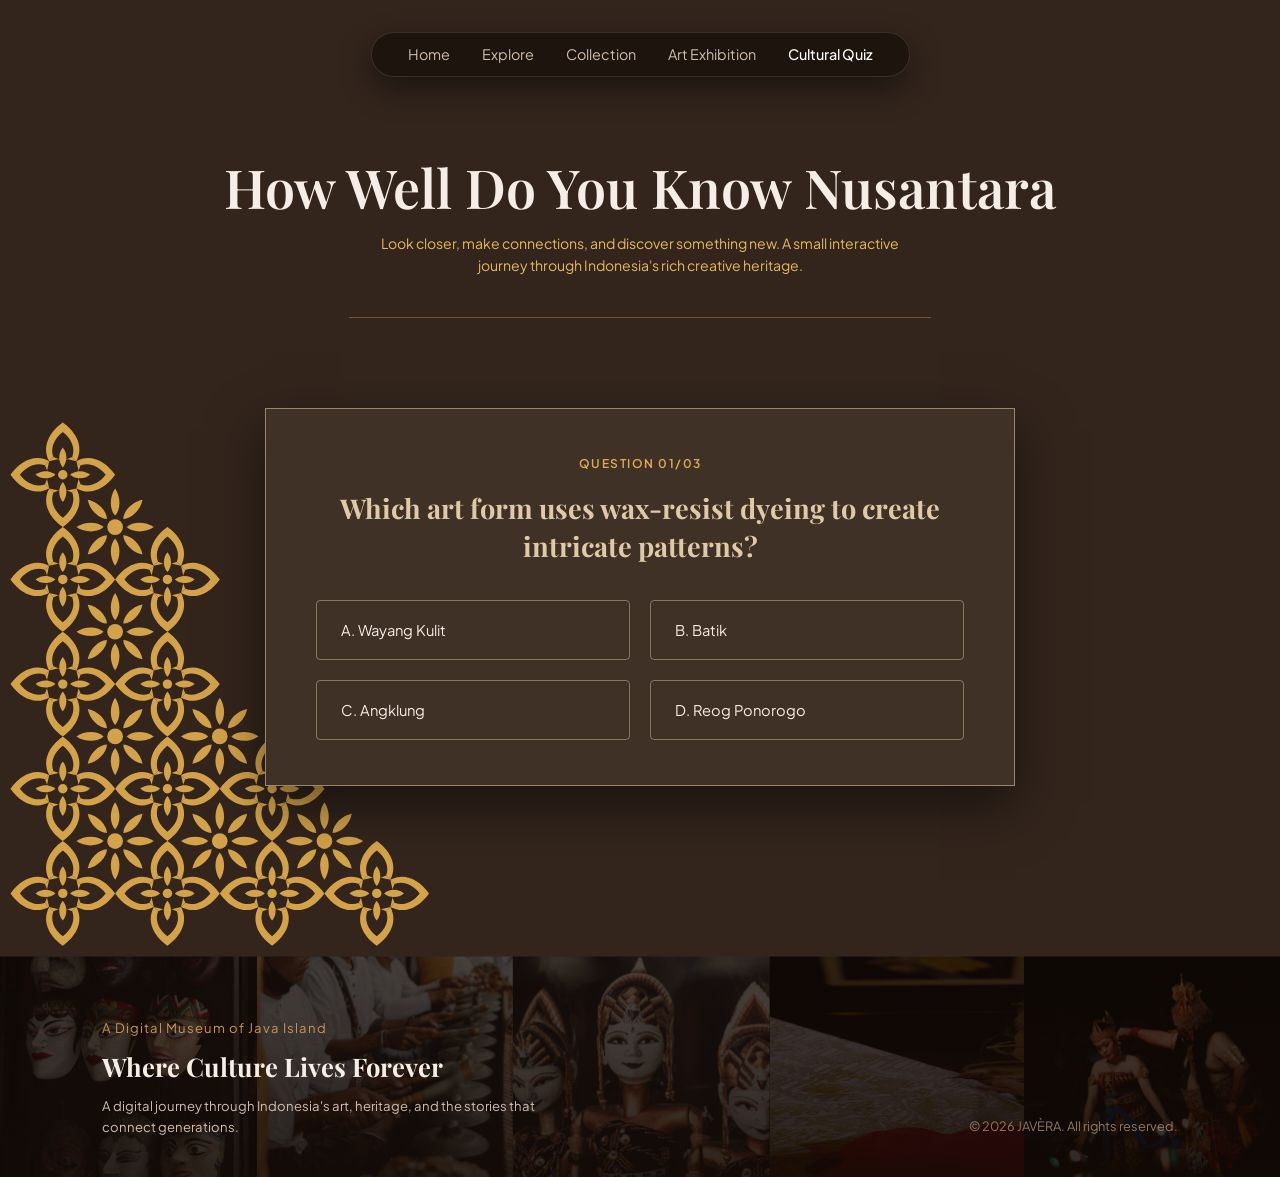
<file: quiz.html>
<!DOCTYPE html>
<html lang="en">
<head>
  <meta charset="UTF-8" />
  <meta name="viewport" content="width=device-width, initial-scale=1.0" />
  <title>JAVÈRA - Cultural Quiz</title>

  <!-- Google Fonts -->
  <link rel="preconnect" href="https://fonts.googleapis.com">
  <link rel="preconnect" href="https://fonts.gstatic.com" crossorigin>
  <link href="https://fonts.googleapis.com/css2?family=Playfair+Display:wght@400;500;600;700&family=Plus+Jakarta+Sans:wght@300;400;500;600&display=swap" rel="stylesheet">

  <link rel="stylesheet" href="css/style.css"/>
  <link rel="icon" type="image/png" href="assets/images/favicon.png"/>

</head>

<body>

  <!-- Navbar -->
  <nav class="navbar-wrapper">
    <div class="navbar-capsule">
      <a href="index.html" class="nav-item">Home</a>
      <a href="explore.html" class="nav-item">Explore</a>
      <a href="collection.html" class="nav-item">Collection</a>
      <a href="exhibition.html" class="nav-item">Art Exhibition</a>
      <a href="quiz.html" class="nav-item active">Cultural Quiz</a>
    </div>
  </nav>

  <main class="quiz-section">

    <!-- Hero -->
    <section class="quiz-hero">
      <h1 class="quiz-title">How Well Do You Know Nusantara</h1>
      <p class="quiz-description">
        Look closer, make connections, and discover something new. A small interactive journey through Indonesia's rich creative heritage.
      </p>
      <div class="quiz-divider"></div>
    </section>

    <div class="quiz-container" id="quizContainer">
    </div>

    <div class="collection-ornament">
      <svg viewBox="0 0 430 520" fill="none" xmlns="http://www.w3.org/2000/svg">
        <defs>
          <path id="outer-lobe" fill="#D4A349" d="M -13,-13 C -20,-26 -14,-40 0,-50 C 14,-40 20,-26 13,-13 L 9,-17 C 12,-25 9,-34 0,-41 C -9,-34 -12,-25 -9,-17 Z"/>
          <path id="inner-seed" fill="#D4A349" d="M 0,-7 C 4.5,-12 4.5,-21 0,-26 C -4.5,-21 -4.5,-12 0,-7 Z"/>
          <path id="star-petal" fill="#D4A349" d="M 0,-11 C 5.5,-17 5.5,-29 0,-37 C -5.5,-29 -5.5,-17 0,-11 Z"/>
          <g id="batik-flower">
            <use href="#outer-lobe"/><use href="#outer-lobe" transform="rotate(90)"/><use href="#outer-lobe" transform="rotate(180)"/><use href="#outer-lobe" transform="rotate(270)"/>
            <path fill="#D4A349" d="M -13,-13 L 0,-16 L 13,-13 L 9,-17 L 0,-13.5 L -9,-17 Z M 13,-13 L 16,0 L 13,13 L 17,9 L 13.5,0 L 17,-9 Z M 13,13 L 0,16 L -13,13 L -9,17 L 0,13.5 L 9,17 Z M -13,13 L -16,0 L -13,-13 L -17,-9 L -13.5,0 L -17,9 Z"/>
            <use href="#inner-seed"/><use href="#inner-seed" transform="rotate(90)"/><use href="#inner-seed" transform="rotate(180)"/><use href="#inner-seed" transform="rotate(270)"/>
            <circle cx="0" cy="0" r="4.5" fill="#D4A349"/>
          </g>
          <g id="batik-star">
            <use href="#star-petal"/><use href="#star-petal" transform="rotate(45)"/><use href="#star-petal" transform="rotate(90)"/><use href="#star-petal" transform="rotate(135)"/><use href="#star-petal" transform="rotate(180)"/><use href="#star-petal" transform="rotate(225)"/><use href="#star-petal" transform="rotate(270)"/><use href="#star-petal" transform="rotate(315)"/>
            <circle cx="0" cy="0" r="7.5" fill="#D4A349"/>
          </g>
        </defs>
        <use href="#batik-flower" x="60" y="60"/><use href="#batik-star" x="110" y="110"/><use href="#batik-flower" x="60" y="160"/><use href="#batik-flower" x="160" y="160"/><use href="#batik-star" x="110" y="210"/><use href="#batik-flower" x="60" y="260"/><use href="#batik-flower" x="160" y="260"/><use href="#batik-star" x="110" y="310"/><use href="#batik-star" x="210" y="310"/><use href="#batik-flower" x="60" y="360"/><use href="#batik-flower" x="160" y="360"/><use href="#batik-flower" x="260" y="360"/><use href="#batik-star" x="110" y="410"/><use href="#batik-star" x="210" y="410"/><use href="#batik-star" x="310" y="410"/><use href="#batik-flower" x="60" y="460"/><use href="#batik-flower" x="160" y="460"/><use href="#batik-flower" x="260" y="460"/><use href="#batik-flower" x="360" y="460"/>
      </svg>
    </div>

  </main>
  <footer class="main-footer collection-footer">
    <div class="footer-overlay"></div>
    <div class="footer-content">
      <div class="footer-brand">
        <span class="footer-tag">A Digital Museum of Java Island</span>
        <h3 class="footer-title">Where Culture Lives Forever</h3>
        <p class="footer-desc">
          A digital journey through Indonesia's art, heritage, and the stories that connect generations.
        </p>
      </div>
      <div class="footer-copyright">
        <p>&copy; 2026 JAVÈRA. All rights reserved.</p>
      </div>
    </div>
  </footer>

  <script>
    const quizData = [
      {
        question: "Which art form uses wax-resist dyeing to create intricate patterns?",
        options: ["A. Wayang Kulit", "B. Batik", "C. Angklung", "D. Reog Ponorogo"],
        answer: "B. Batik"
      },
      {
        question: "Where does Reog Ponorogo originate from?",
        options: ["A. Central Java", "B. West Java", "C. East Java", "D. Yogyakarta"],
        answer: "C. East Java"
      },
      {
        question: "What materials are used to make an angklung?",
        options: ["A. Bamboo and rattan", "B. Wood and leather", "C. Bronze and brass", "D. Fabric and wax"],
        answer: "A. Bamboo and rattan"
      }
    ];

    let currentQuestionIndex = 0;
    let score = 0;
    let isAnswered = false;

    const quizContainer = document.getElementById("quizContainer");

    function loadQuiz() {
      isAnswered = false;
      if (currentQuestionIndex < quizData.length) {
        const q = quizData[currentQuestionIndex];
        const stepNum = String(currentQuestionIndex + 1).padStart(2, '0');
        const totalNum = String(quizData.length).padStart(2, '0');

        quizContainer.innerHTML = `
          <span class="quiz-step-indicator">Question ${stepNum}/${totalNum}</span>
          <h2 class="quiz-question-text">${q.question}</h2>
          <div class="quiz-options-grid">
            ${q.options.map(opt => `<button class="quiz-option-btn" onclick="checkAnswer(this, '${opt}')">${opt}</button>`).join('')}
          </div>
        `;
      } else {
        showResults();
      }
    }

    function checkAnswer(button, selectedOption) {
      if (isAnswered) return;
      isAnswered = true;

      const q = quizData[currentQuestionIndex];
      const allButtons = quizContainer.querySelectorAll(".quiz-option-btn");

      if (selectedOption === q.answer) {
        button.classList.add("correct");
        score++;
      } else {
        button.classList.add("wrong");
        allButtons.forEach(btn => {
          if (btn.textContent === q.answer) {
            btn.classList.add("correct");
          }
        });
      }

      setTimeout(() => {
        currentQuestionIndex++;
        loadQuiz();
      }, 1200);
    }

    function showResults() {
      quizContainer.innerHTML = `
        <div class="quiz-result-card">
          <h3>Quiz Completed!</h3>
          <p style="color: #cfbeaf; font-size: 0.9rem; margin-bottom: 10px;">Your Final Score</p>
          <div class="quiz-result-score">${score} / ${quizData.length}</div>
          <p class="quiz-result-desc">
            ${score === quizData.length ? "Amazing! You have a profound knowledge of Nusantara's rich cultural heritage." : "Great effort! Explore our collection to learn more about Indonesia's arts and traditions."}
          </p>
          <button class="redo-quiz-btn" onclick="restartQuiz()">
            <svg viewBox="0 0 24 24" fill="none" stroke="currentColor" stroke-width="2" stroke-linecap="round" stroke-linejoin="round">
              <path d="M23 4v6h-6"></path>
              <path d="M1 20v-6h6"></path>
              <path d="M3.51 9a9 9 0 0 1 14.85-3.36L23 10M1 14l4.64 4.36A9 9 0 0 0 20.49 15"></path>
            </svg>
            Redoing the Quiz
          </button>
        </div>
      `;
    }

    function restartQuiz() {
      currentQuestionIndex = 0;
      score = 0;
      loadQuiz();
    }

    document.addEventListener("DOMContentLoaded", loadQuiz);
  </script>

</body>
</html>
</file>
<file: css/style.css>
:root {
  --bg-primary: #1e1510;
  --bg-secondary: #2a1c14;
  --bg-footer: #120a06;
  --accent-red: #7c2d23;
  --accent-gold: #c99355;
  --accent-cream: #dfcaa7;
  --text-main: #f5ede6;
  --text-body: #cfbeaf;
  --text-muted: #8d7869;

  --border-light: rgba(223, 202, 167, 0.15);
  --border-gold: rgba(201, 147, 85, 0.4);
  --nav-backdrop: rgba(24, 15, 10, 0.75);

  --font-serif: 'Playfair Display', Georgia, serif;
  --font-sans: 'Plus Jakarta Sans', -apple-system, sans-serif;

  --radius-sm: 4px;
  --radius-pill: 9999px;
  --transition-smooth: all 0.28s ease-in-out;
}

*,
*::before,
*::after {
  margin: 0;
  padding: 0;
  box-sizing: border-box;
}

html {
  scroll-behavior: smooth;
  font-size: 16px;
}

body {
  background-color: var(--bg-primary);
  color: var(--text-main);
  font-family: var(--font-sans);
  line-height: 1.6;
  overflow-x: hidden;
  -webkit-font-smoothing: antialiased;
}

img,
video {
  max-width: 100%;
  display: block;
}

a {
  color: inherit;
  text-decoration: none;
}

/* Navbar */
.navbar-wrapper {
  position: fixed;
  top: 32px;
  left: 0;
  width: 100%;
  display: flex;
  justify-content: center;
  z-index: 1000;
  pointer-events: none;
}

.navbar-capsule {
  pointer-events: auto;
  display: flex;
  align-items: center;
  gap: 32px;
  background: var(--nav-backdrop);
  backdrop-filter: blur(16px);
  -webkit-backdrop-filter: blur(16px);
  border: 1px solid var(--border-light);
  padding: 10px 36px;
  border-radius: var(--radius-pill);
  box-shadow: 0 12px 32px rgba(0, 0, 0, 0.45);
}

.nav-item {
  font-size: 0.9rem;
  font-weight: 400;
  color: var(--text-body);
  transition: var(--transition-smooth);
}

.nav-item:hover,
.nav-item.active {
  color: #ffffff;
  font-weight: 500;
}

/* Hero Section */
.hero-section {
  position: relative;
  width: 100vw;
  height: 100vh;
  display: flex;
  align-items: center;
  justify-content: center;
  overflow: hidden;
}

.hero-video {
  width: 100%;
  height: 100%;
  object-fit: cover;
  display: block;
  transform: scale(1.15);
  transform-origin: center;
}

.video-grid {
  position: absolute;
  inset: 0;
  display: grid;
  grid-template-columns: repeat(4, 1fr);
  width: 100%;
  height: 100%;
  z-index: 1;
}

.video-item {
  position: relative;
  width: 100%;
  height: 100%;
  overflow: hidden;
  border-right: 1px solid rgba(255, 255, 255, 0.12);
}

.video-item:last-child {
  border-right: none;
}

.video-item img,
.video-item video {
  width: 100%;
  height: 100%;
  object-fit: cover;
  display: block;
}

.hero-overlay {
  position: absolute;
  inset: 0;
  background:
    radial-gradient(ellipse at center, transparent 30%, rgba(18, 10, 6, 0.6) 100%),
    linear-gradient(to bottom, rgba(18, 10, 6, 0.4) 0%, rgba(18, 10, 6, 0.7) 100%);
  z-index: 2;
  pointer-events: none;
}

.hero-content {
  position: relative;
  z-index: 3;
  text-align: center;
  max-width: 900px;
  padding: 0 24px;
}

.sub-tagline {
  display: block;
  font-family: var(--font-sans);
  font-size: 0.95rem;
  font-weight: 500;
  color: var(--accent-gold);
  letter-spacing: 2px;
  text-transform: capitalize;
  margin-bottom: 14px;
}

.main-title {
  font-family: var(--font-sans);
  font-size: clamp(2.4rem, 4.8vw, 4.2rem);
  font-weight: 700;
  color: var(--text-main);
  line-height: 1.15;
  letter-spacing: -0.5px;
  margin-bottom: 16px;
  text-shadow: 0 4px 20px rgba(0, 0, 0, 0.8);
}

.tagline {
  font-family: var(--font-sans);
  font-size: 1.15rem;
  font-style: italic;
  font-weight: 400;
  color: var(--text-body);
  text-shadow: 0 2px 10px rgba(0, 0, 0, 0.7);
}

/* Explore Section */
.explore-section {
  position: relative;
  background-color: #33251c;
  padding: 140px 8% 100px;
  overflow: hidden;
  min-height: 100vh;
}

.explore-container {
  max-width: 1180px;
  margin: 0 auto;
  position: relative;
  z-index: 2;
}

/* Ornamen Batik Vertikal Kiri (Diperbesar Menjulang) */
.corner-batik-ornament {
  position: absolute;
  bottom: 0px;
  left: -20px;
  width: 460px;
  max-width: 34vw;
  height: auto;
  opacity: 0.95;
  pointer-events: none;
  z-index: 1;
}

.explore-intro {
  display: grid;
  grid-template-columns: 1.15fr 1fr;
  align-items: center;
  gap: 60px;
  margin-bottom: 75px;
  position: relative;
  z-index: 2;
}

.intro-title {
  font-family: var(--font-serif);
  font-size: clamp(2.4rem, 4.5vw, 3.8rem);
  font-weight: 600;
  line-height: 1.15;
  color: var(--text-main);
  margin-bottom: 22px;
}

.intro-desc {
  font-family: var(--font-sans);
  font-size: 0.95rem;
  color: var(--text-body);
  line-height: 1.7;
  max-width: 470px;
}

.intro-divider {
  width: 100%;
  height: 1px;
  background: var(--border-light);
}

.intro-img-frame {
  width: 100%;
  height: 290px;
  border-radius: 8px;
  overflow: hidden;
  box-shadow: 0 16px 36px rgba(0, 0, 0, 0.55);
}

.intro-img-frame img {
  width: 100%;
  height: 100%;
  object-fit: cover;
  display: block;
}

.region-section-header {
  display: flex;
  align-items: center;
  justify-content: center;
  gap: 28px;
  margin-bottom: 52px;
  position: relative;
  z-index: 2;
}

.region-section-header .line {
  flex: 1;
  max-width: 220px;
  height: 1px;
  background: var(--border-light);
}

.region-title {
  font-family: var(--font-serif);
  font-size: clamp(1.8rem, 2.8vw, 2.4rem);
  font-weight: 500;
  color: var(--text-main);
  text-align: center;
}

.provinces-grid {
  display: grid;
  grid-template-columns: repeat(3, 1fr);
  gap: 28px;
  position: relative;
  z-index: 2;
}

.province-card {
  background: #403126;
  border: 1px solid rgba(223, 202, 167, 0.5);
  border-radius: 4px;
  overflow: hidden;
  display: flex;
  flex-direction: column;
  transition: var(--transition-smooth);
}

.province-card:hover {
  transform: translateY(-5px);
  border-color: var(--accent-gold);
  box-shadow: 0 14px 30px rgba(0, 0, 0, 0.45);
}

.province-img-wrap {
  width: 100%;
  height: 180px;
  overflow: hidden;
}

.province-img-wrap img {
  width: 100%;
  height: 100%;
  object-fit: cover;
  transition: transform 0.45s ease;
}

.province-card:hover .province-img-wrap img {
  transform: scale(1.06);
}

.province-body {
  padding: 20px 22px 24px;
  display: flex;
  flex-direction: column;
  flex-grow: 1;
}

.province-name {
  font-family: var(--font-serif);
  font-size: 1.25rem;
  font-weight: 600;
  color: var(--text-main);
  margin-bottom: 10px;
}

.province-desc {
  font-family: var(--font-sans);
  font-size: 0.84rem;
  line-height: 1.55;
  color: var(--text-body);
  margin-bottom: 14px;
  flex-grow: 1;
}

.province-link {
  align-self: flex-end;
  font-size: 0.78rem;
  color: var(--accent-gold);
  font-weight: 500;
  transition: var(--transition-smooth);
}

.province-link:hover {
  color: #ffffff;
  text-decoration: underline;
}

/* Collection */
.collection-section {
  position: relative;
  min-height: 100vh;
  padding: 155px 6.5% 130px;
  background: #33251c;
  overflow: hidden;
}

.collection-hero {
  position: relative;
  z-index: 2;
  text-align: center;
  max-width: 850px;
  margin: 0 auto;
}

.collection-title {
  font-family: var(--font-serif);
  font-size: clamp(2.4rem, 4.2vw, 3.6rem);
  font-weight: 600;
  line-height: 1.2;
  color: var(--text-main);
  margin-bottom: 12px;
}

.collection-description {
  max-width: 560px;
  margin: 0 auto;
  font-size: 0.88rem;
  line-height: 1.6;
  color: #e4b85f;
}

.collection-divider {
  width: 70%;
  height: 1px;
  background: var(--border-gold);
  margin: 52px auto 38px;
}

.collection-filter {
  display: flex;
  justify-content: center;
  align-items: center;
  flex-wrap: wrap;
  gap: 16px;
  margin-bottom: 65px;
  position: relative;
  z-index: 2;
}

.filter-btn {
  padding: 8px 19px;
  border: 1px solid var(--border-gold);
  border-radius: var(--radius-pill);
  background: transparent;
  color: var(--text-body);
  font-family: var(--font-sans);
  font-size: 0.73rem;
  cursor: pointer;
  transition: var(--transition-smooth);
}

.filter-btn:hover,
.filter-btn.active {
  background: #dcae52;
  border-color: #dcae52;
  color: #ffffff;
}

.artwork-grid {
  display: grid;
  grid-template-columns: repeat(4, minmax(0, 1fr));
  gap: 35px 30px;
  position: relative;
  z-index: 2;
}

.artwork-card {
  min-width: 0;
  background: #403126;
  border: 1px solid rgba(223, 202, 167, 0.5);
  display: flex;
  flex-direction: column;
  overflow: hidden;
  transition: var(--transition-smooth);
}

.artwork-card:hover {
  transform: translateY(-5px);
  border-color: var(--accent-gold);
  box-shadow: 0 12px 25px rgba(0, 0, 0, 0.3);
}

.artwork-card.hidden {
  display: none;
}

.artwork-image {
  width: 100%;
  height: 175px;
  overflow: hidden;
}

.artwork-image img {
  width: 100%;
  height: 100%;
  object-fit: cover;
  transition: transform 0.4s ease;
}

.artwork-card:hover .artwork-image img {
  transform: scale(1.06);
}

.artwork-info {
  padding: 10px 10px 8px;
  display: flex;
  flex-direction: column;
  flex-grow: 1;
}

.artwork-meta {
  display: flex;
  justify-content: space-between;
  gap: 5px;
  margin-bottom: 7px;
}

.artwork-meta span {
  font-size: 0.48rem;
  color: #dcae52;
  white-space: nowrap;
}

.artwork-info h3 {
  font-family: var(--font-serif);
  font-size: 0.98rem;
  font-weight: 500;
  color: var(--text-main);
  line-height: 1.3;
  margin-bottom: 5px;
}

.artwork-info p {
  font-size: 0.61rem;
  line-height: 1.5;
  color: var(--text-body);
  margin-bottom: 12px;
  flex-grow: 1;
}

.artwork-footer {
  display: flex;
  justify-content: space-between;
  align-items: center;
  border-top: 1px solid rgba(223, 202, 167, 0.2);
  padding-top: 7px;
}

.story-link {
  font-size: 0.57rem;
  color: #dcae52;
  transition: var(--transition-smooth);
}

.story-link:hover {
  color: #ffffff;
}

.favorite-btn {
  background: transparent;
  border: none;
  color: #dcae52;
  cursor: pointer;
  width: 18px;
  height: 18px;
  padding: 2px;
  transition: var(--transition-smooth);
}

.favorite-btn svg {
  width: 100%;
  height: 100%;
}

.favorite-btn:hover,
.favorite-btn.liked {
  color: #e6a64e;
}

.favorite-btn.liked svg {
  fill: #e6a64e;
}

/* Modal */
.story-modal-overlay {
  position: fixed !important;
  inset: 0 !important;
  width: 100vw !important;
  height: 100vh !important;
  background: rgba(18, 11, 7, 0.85) !important;
  backdrop-filter: blur(4px) !important;
  -webkit-backdrop-filter: blur(4px) !important;
  display: flex !important;
  align-items: center !important;
  justify-content: center !important;
  padding: 20px !important;
  z-index: 999999 !important;
  opacity: 0;
  visibility: hidden;
  pointer-events: none;
  transition: opacity 0.25s ease, visibility 0.25s ease;
}

.story-modal-overlay.active {
  opacity: 1 !important;
  visibility: visible !important;
  pointer-events: auto !important;
}

.story-modal-card {
  width: 100% !important;
  max-width: 790px !important;
  max-height: 85vh !important;
  background: #403126 !important;
  border: 1px solid rgba(220, 174, 82, 0.6) !important;
  display: grid !important;
  grid-template-columns: 1.02fr 1fr !important;
  box-shadow: 0 25px 70px rgba(0, 0, 0, 0.85) !important;
  overflow: hidden !important;
  transform: scale(0.95);
  transition: transform 0.25s ease;
}

.story-modal-overlay.active .story-modal-card {
  transform: scale(1) !important;
}

.story-modal-image {
  width: 100%;
  height: 100%;
  background: #2a1c14;
  overflow: hidden;
}

.story-modal-image img {
  width: 100%;
  height: 100%;
  object-fit: cover;
}

.story-modal-body {
  padding: 28px 26px 24px;
  display: flex;
  flex-direction: column;
  justify-content: space-between;
  overflow-y: auto;
}

.story-modal-meta {
  display: flex;
  align-items: center;
  gap: 8px;
  font-size: 0.68rem;
  color: #dcae52;
  margin-bottom: 6px;
}

.story-modal-title {
  font-family: var(--font-serif);
  font-size: 1.72rem;
  font-weight: 500;
  color: var(--accent-cream);
  line-height: 1.2;
  margin-bottom: 8px;
}

.story-modal-subtitle {
  font-size: 0.68rem;
  line-height: 1.45;
  color: var(--text-main);
  margin-bottom: 14px;
}

.story-modal-divider {
  width: 100%;
  height: 1px;
  background: rgba(220, 174, 82, 0.45);
  margin-bottom: 14px;
}

.story-modal-section {
  margin-bottom: 16px;
}

.story-modal-section h4 {
  font-family: var(--font-sans);
  font-size: 0.72rem;
  font-weight: 600;
  color: #ffffff;
  margin-bottom: 6px;
}

.story-modal-section p {
  font-size: 0.65rem;
  line-height: 1.55;
  color: var(--text-body);
}

.artwork-info-list {
  list-style: none;
  padding: 0;
  margin: 0;
}

.artwork-info-list li {
  font-size: 0.65rem;
  line-height: 1.55;
  color: var(--text-body);
}

.artwork-info-list li strong {
  color: #ffffff;
  font-weight: 600;
}

.story-modal-actions {
  margin-top: 12px;
}

.modal-save-btn {
  display: inline-flex;
  align-items: center;
  gap: 8px;
  padding: 8px 14px;
  background: transparent;
  border: 1px solid #dcae52;
  color: #dcae52;
  font-family: var(--font-sans);
  font-size: 0.62rem;
  font-weight: 500;
  letter-spacing: 0.4px;
  text-transform: uppercase;
  cursor: pointer;
  transition: var(--transition-smooth);
}

.modal-save-btn svg {
  width: 15px;
  height: 15px;
  flex-shrink: 0;
}

.modal-save-btn:hover,
.modal-save-btn.liked {
  background: rgba(220, 174, 82, 0.15);
  color: #e6a64e;
}

.modal-save-btn.liked svg {
  fill: #e6a64e;
}

/* Exhibition */
.exhibition-grid {
  display: grid;
  grid-template-columns: repeat(3, minmax(0, 1fr));
  gap: 32px 28px;
  position: relative;
  z-index: 2;
}

.exhibition-grid .artwork-image {
  height: 185px;
}

.exhibition-grid .artwork-info {
  padding: 12px 14px 10px;
}

.collection-ornament {
  position: absolute;
  left: 0;
  bottom: 0;
  width: 450px;
  z-index: 1;
  pointer-events: none;
}

.collection-ornament svg {
  display: block;
  width: 100%;
  height: auto;
}

/* Quiz */
.quiz-section {
  position: relative;
  min-height: 100vh;
  padding: 155px 6.5% 130px;
  background: #33251c;
  overflow: hidden;
  display: flex;
  flex-direction: column;
  align-items: center;
}

.quiz-hero {
  text-align: center;
  max-width: 850px;
  margin: 0 auto 50px;
  position: relative;
  z-index: 2;
}

.quiz-title {
  font-family: var(--font-serif, 'Playfair Display', serif);
  font-size: clamp(2.4rem, 4.2vw, 3.6rem);
  font-weight: 600;
  line-height: 1.2;
  color: var(--text-main, #f5ede6);
  margin-bottom: 12px;
}

.quiz-description {
  max-width: 560px;
  margin: 0 auto;
  font-size: 0.88rem;
  line-height: 1.6;
  color: #e4b85f;
}

.quiz-divider {
  width: 70%;
  height: 1px;
  background: rgba(201, 147, 85, 0.4);
  margin: 40px auto;
}

.quiz-container {
  width: 100%;
  max-width: 750px;
  background: #403126;
  border: 1px solid rgba(223, 202, 167, 0.55);
  padding: 45px 50px;
  position: relative;
  z-index: 2;
  box-shadow: 0 20px 50px rgba(0, 0, 0, 0.5);
  margin-bottom: 40px;
}

.quiz-step-indicator {
  display: block;
  text-align: center;
  font-size: 0.75rem;
  letter-spacing: 1.5px;
  color: #dcae52;
  text-transform: uppercase;
  margin-bottom: 16px;
  font-weight: 600;
}

.quiz-question-text {
  font-family: var(--font-serif, 'Playfair Display', serif);
  font-size: clamp(1.3rem, 2.2vw, 1.7rem);
  text-align: center;
  color: #dfcaa7;
  line-height: 1.4;
  margin-bottom: 35px;
}

.quiz-options-grid {
  display: grid;
  grid-template-columns: repeat(2, 1fr);
  gap: 20px;
}

.quiz-option-btn {
  background: transparent;
  border: 1px solid rgba(223, 202, 167, 0.45);
  border-radius: 4px;
  padding: 20px 24px;
  color: #f5ede6;
  font-family: var(--font-sans, 'Plus Jakarta Sans', sans-serif);
  font-size: 0.92rem;
  text-align: left;
  cursor: pointer;
  transition: all 0.25s ease-in-out;
  display: flex;
  align-items: center;
}

.quiz-option-btn:hover:not(:disabled) {
  border-color: #dcae52;
  background: rgba(220, 174, 82, 0.08);
  transform: translateY(-2px);
}

.quiz-option-btn.correct {
  border-color: #2ecc71 !important;
  background: rgba(46, 204, 113, 0.15) !important;
  color: #2ecc71 !important;
}

.quiz-option-btn.wrong {
  border-color: #e74c3c !important;
  background: rgba(231, 76, 60, 0.15) !important;
  color: #e74c3c !important;
}

.quiz-result-card {
  text-align: center;
  padding: 20px 10px;
}

.quiz-result-card h3 {
  font-family: var(--font-serif, 'Playfair Display', serif);
  font-size: 2rem;
  color: #dfcaa7;
  margin-bottom: 12px;
}

.quiz-result-score {
  font-size: 3.5rem;
  font-weight: 700;
  color: #dcae52;
  margin-bottom: 16px;
}

.quiz-result-desc {
  font-size: 0.95rem;
  color: #cfbeaf;
  margin-bottom: 30px;
  line-height: 1.6;
}

.redo-quiz-btn {
  display: inline-flex;
  align-items: center;
  gap: 20px;
  background: transparent;
  border: 1px solid #dcae52;
  color: #dcae52;
  padding: 10px 24px;
  border-radius: 9999px;
  font-size: 0.82rem;
  letter-spacing: 0.8px;
  cursor: pointer;
  transition: all 0.28s ease;
}

.redo-quiz-btn:hover {
  background: #dcae52;
  color: #1e1510;
}

.redo-quiz-btn svg {
  width: 16px;
  height: 16px;
}

/* Footer */
.main-footer {
  position: relative;
  background-color: var(--bg-footer, #120a06);
  background-image:
    linear-gradient(to bottom,
      rgba(18, 10, 6, 0.75),
      rgba(18, 10, 6, 0.88)),
    url("../assets/images/footer-img.svg");
  background-size: cover;
  background-position: center;
  border-top: 1px solid rgba(255, 255, 255, 0.06);
  padding: 60px 8% 40px;
  z-index: 5;
  overflow: hidden;
}

.footer-content {
  display: flex;
  justify-content: space-between;
  align-items: flex-end;
  position: relative;
  z-index: 2;
}

.footer-tag {
  display: block;
  font-size: 0.82rem;
  color: var(--accent-gold, #c99355);
  letter-spacing: 1px;
  margin-bottom: 8px;
}

.footer-title {
  font-family: var(--font-serif, 'Playfair Display', serif);
  font-size: 1.6rem;
  color: var(--text-main, #f5ede6);
  margin-bottom: 8px;
}

.footer-desc {
  font-size: 0.82rem;
  color: var(--text-body, #cfbeaf);
  max-width: 440px;
}

.footer-copyright {
  font-size: 0.8rem;
  color: var(--text-muted, #8d7869);
}

/* Responsive Breakpoints */
@media (max-width: 1024px) {
  .explore-intro {
    grid-template-columns: 1fr;
    gap: 36px;
  }

  .provinces-grid {
    grid-template-columns: repeat(2, 1fr);
  }

  .corner-batik-ornament {
    width: 300px;
    max-width: 36vw;
    opacity: 0.8;
  }

  .artwork-grid {
    grid-template-columns: repeat(3, minmax(0, 1fr));
  }

  .collection-filter {
    gap: 12px;
  }

  .exhibition-grid {
    grid-template-columns: repeat(2, minmax(0, 1fr));
  }
}

@media (max-width: 768px) {
  .navbar-capsule {
    gap: 16px;
    padding: 8px 20px;
  }

  .nav-item {
    font-size: 0.8rem;
  }

  /* Grid 4 Kolom Video jadi 2x2 di Tablet/Mobile */
  .video-grid {
    grid-template-columns: repeat(2, 1fr);
    grid-template-rows: repeat(2, 1fr);
  }

  .explore-section {
    padding: 110px 5% 70px;
  }

  .provinces-grid {
    grid-template-columns: 1fr;
    gap: 20px;
  }

  .intro-img-frame {
    height: 230px;
  }

  .corner-batik-ornament {
    width: 220px;
    max-width: 45vw;
    opacity: 0.45;
    bottom: 30px;
  }

  .collection-section {
    padding: 125px 5% 100px;
  }

  .collection-title {
    font-size: 2.2rem;
  }

  .collection-description {
    font-size: 0.8rem;
  }

  .collection-divider {
    width: 85%;
    margin: 35px auto;
  }

  .collection-filter {
    gap: 9px;
    margin-bottom: 40px;
  }

  .filter-btn {
    padding: 7px 13px;
    font-size: 0.65rem;
  }

  .artwork-grid {
    grid-template-columns: repeat(2, minmax(0, 1fr));
    gap: 20px 14px;
  }

  .artwork-image {
    height: 150px;
  }

  .artwork-info h3 {
    font-size: 0.85rem;
  }

  .artwork-info p {
    font-size: 0.58rem;
  }

  .collection-ornament {
    width: 220px;
  }

  .exhibition-grid {
    grid-template-columns: 1fr;
  }

  .story-modal-card {
    grid-template-columns: 1fr;
    max-height: 88vh;
    overflow-y: auto;
  }

  .story-modal-image {
    height: 230px;
  }

  .story-modal-body {
    padding: 20px 18px;
  }

  .story-modal-title {
    font-size: 1.4rem;
  }

  .quiz-options-grid {
    grid-template-columns: 1fr;
  }

  .quiz-container {
    padding: 30px 20px;
  }

  .footer-content {
    flex-direction: column;
    align-items: flex-start;
    gap: 28px;
  }
}

@media (max-width: 480px) {
  .video-grid {
    grid-template-columns: 1fr;
    grid-template-rows: repeat(4, 1fr);
  }

  .artwork-grid {
    grid-template-columns: 1fr;
  }

  .artwork-image {
    height: 220px;
  }

  .artwork-info {
    padding: 12px;
  }
}
</file>
